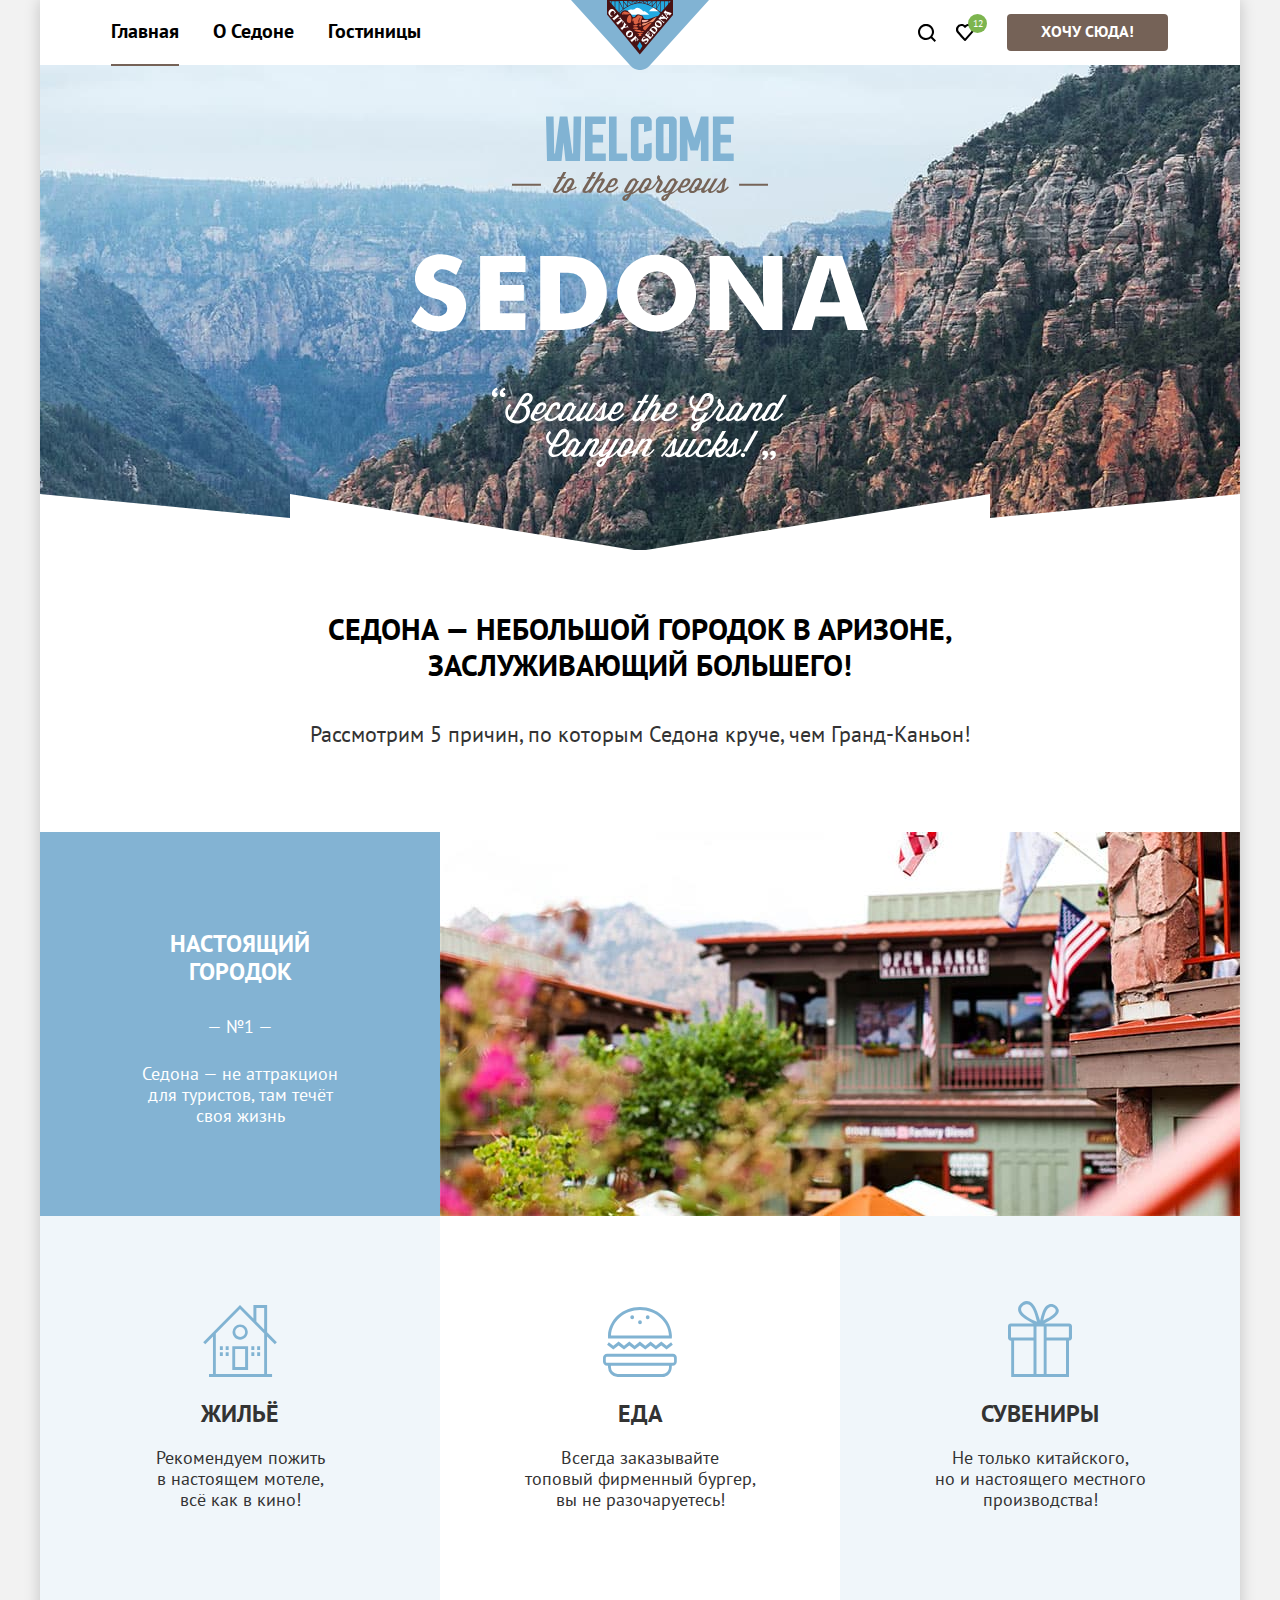
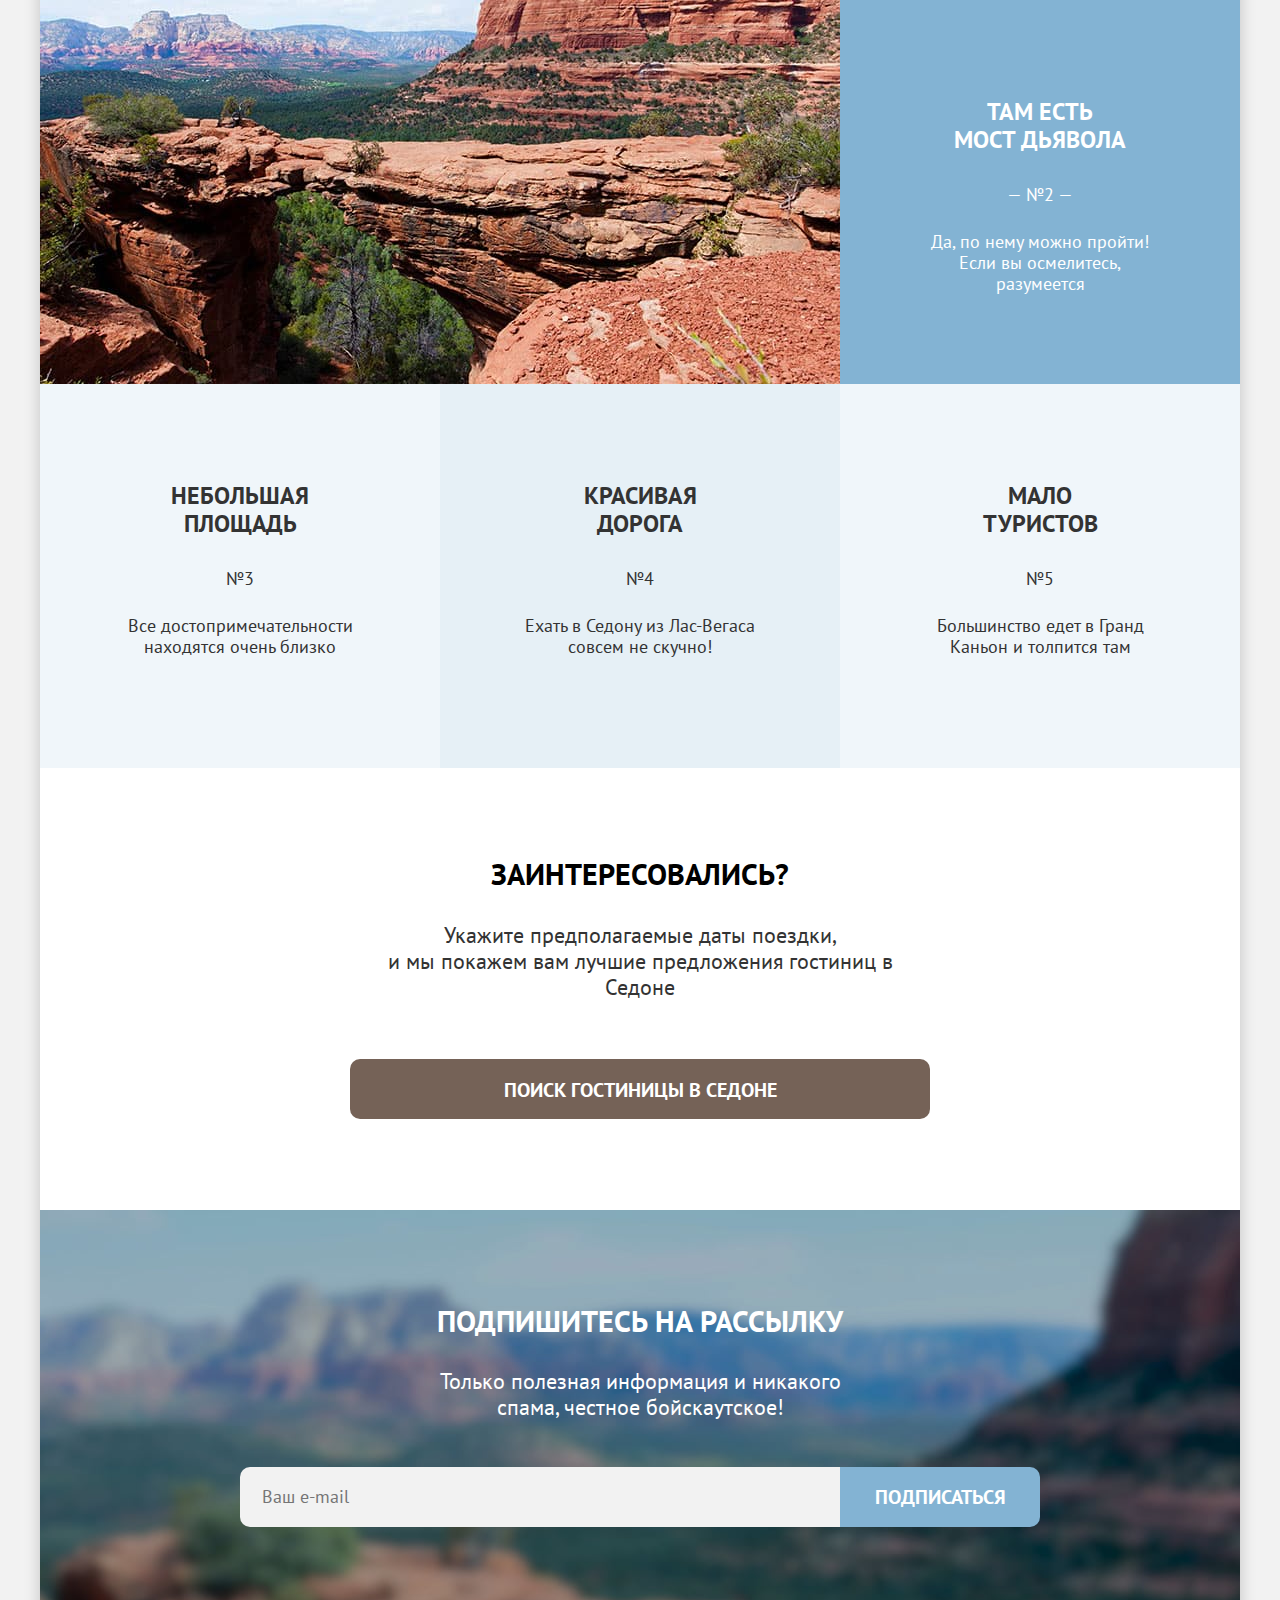
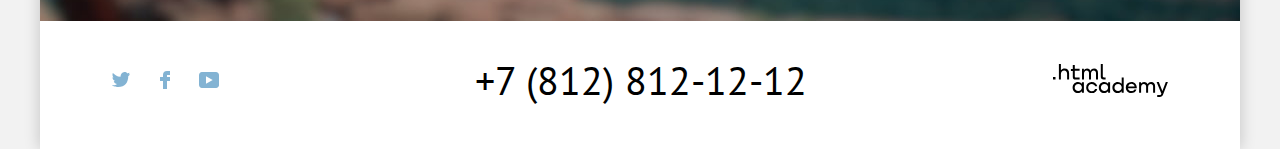
<file: index.html>
<!DOCTYPE html>
<html lang="ru">
	<head>
		<meta charset="utf-8">
		<link rel="stylesheet" href="css/style.css">
		<link rel="icon" type="image/png" sizes="32x32" href="favicon.png">
		<title>Седона</title>
	</head>
	<body>
		<div class="body-inner">
			<header class="main-header">
				<a class="logo-link"><img class="logo" src="image/svg/logo-sedona.svg" alt="Логотип Седона." width="138" height="70"></a>			
				<nav class="main-nav">
					<ul class="main-nav-list">
						<li class="main-nav-item">
							<a class="main-nav-link main-nav-link-active">Главная</a>
						</li>
						<li class="main-nav-item">
							<a class="main-nav-link" href="#">О Седоне</a>
						</li>
						<li class="main-nav-item">
							<a class="main-nav-link" href="catalog.html">Гостиницы</a>
						</li>
					</ul>
				</nav>
				<div class="user-tools">
					<a class="user-tools-item" href="#">
						<svg aria-hidden="true" focusable="false" width="18" height="18" xmlns="http://www.w3.org/2000/svg">
							<g clip-path="url(#a)"><path d="m18 16.5-3.7-3.7A8 8 0 0 0 8-.1C3.6-.1 0 3.6 0 8a8 8 0 0 0 12.9 6.3l3.7 3.7 1.4-1.5ZM8 14a6 6 0 0 1-6-6 6 6 0 0 1 6-6 6 6 0 0 1 6 6 6 6 0 0 1-6 6Z" /></g><defs><clipPath id="a"><path fill="#fff" d="M0 0h18v18H0z"/></clipPath></defs>
						</svg>
						<span class="visually-hidden">Поиск</span>
					</a>
					<div class="popover-wrapper">
						<a class="user-tools-item user-favourites" href="#">
							<svg aria-hidden="true" focusable="false" width="18" height="17" xmlns="http://www.w3.org/2000/svg">
								<path d="M8.9 17a.9.9 0 0 1-.8-.4c-5.4-6.1-6.7-7.5-7-7.9A5.4 5.4 0 0 1 5.5 0C6.8 0 8 .5 9 1.3a5.46 5.46 0 0 1 9 4.1c0 1.3-.5 2.5-1.3 3.4l-7 7.9c-.2.2-.4.3-.8.3Zm-6-9.5c.3.4 3.5 4 6.1 6.9l6.2-7c.5-.5.7-1.2.7-2 0-1.8-1.5-3.3-3.3-3.3-1 0-2 .5-2.7 1.3-.3.3-.6.4-.9.4-.3 0-.6-.2-.8-.4-.7-.8-1.7-1.3-2.7-1.3-1.8 0-3.3 1.5-3.3 3.3-.1.9.3 1.6.7 2.1-.1 0-.1 0 0 0Z"/>
							</svg>
							<span class="visually-hidden">Избранное:</span><div class="favourites-count">12</div>
						</a>
						<div class="popover popover-favourites">
							<ul class="popover-favourites-list">
								<li class="popover-favourites-item">
									<a class="popover-favourites-outline" href="#">
										<div class="popover-favourites-image">
											<img src="./image/content/small-desert-quail-inn.png" width="48" height="48" alt="Мотель Desert Quail Inn.">
										</div>
										<div class="popover-favourites-description">
											<h3>Desert Quail Inn</h3>
											<span>Мотель</span>
										</div>
									</a>
									<button class="popover-favourites-del" type="button">
										<span class="visually-hidden">Удалить из избранного</span>
									</button>
								</li>
								<li class="popover-favourites-item">
									<div class="popover-favourites-outline">
										<div class="popover-favourites-image">
											<a href="#">
												<img src="./image/content/small-villas-at-poco-diablo.png" width="48" height="48" alt="Мотель Desert Quail Inn.">
											</a>
										</div>
										<div class="popover-favourites-description">
											<h3><a href="#">Villas at Poco Diablo</a></h3>
											<span>Апартаменты</span>
										</div>
									</div>
									<button class="popover-favourites-del" type="button">
										<span class="visually-hidden">Удалить из избранного</span>
									</button>
								</li>
							</ul>
							<a class="popover-favourites-all" href="#">Все избранные</a>
						</div>
					</div>
					<a class="user-tools-item user-catalog" href="#">Хочу сюда!</a>
				</div>
			</header>
			<main class="main-container">
				<h1 class="visually-hidden">Добро пожаловать в Седону!</h1>
				<div class="promo">
					<figure>
						<img src="image/svg/promo-welcome.svg" width="458" height="352" alt="Добро пожаловать в Седону.">
					</figure>
				</div>
				<section class="features">
					<h2 class="visually-hidden">Особенности города</h2>
					<div class="features-inner">
						<b class="features-header">Седона — небольшой городок в Аризоне, заслуживающий большего!</b>
						<p class="features-description">Рассмотрим 5 причин, по которым Седона круче, чем Гранд-Каньон!</p>	
					</div>
					<ul class="features-list">
						<li class="features-item features-city">
							<div class="features-left-column">
								<h3>Настоящий городок</h3>
								<span>— №1 —</span>
								<p>Седона — не аттракцион для туристов, там течёт своя жизнь</p>
							</div>
							<div class="features-right-column">
								<img class="features-image" src="image/content/features-bg-1.jpg" width="800" height="384" alt="Фотография города.">
							</div>
						</li>
						<li class="features-item features-housing">
							<h3>Жильё</h3>						
							<p>Рекомендуем пожить в настоящем мотеле, всё как в кино!</p>
						</li>
						<li class="features-item features-food">
							<h3>Еда</h3>						
							<p>Всегда заказывайте <br> топовый фирменный бургер, вы не разочаруетесь!</p>
						</li>
						<li class="features-item features-souvenirs">
							<h3>Сувениры</h3>						
							<p>Не только китайского, <br> но и настоящего местного производства!</p>
						</li>
						<li class="features-item features-bridge">
							<div class="features-left-column">
								<h3>Там есть мост дьявола</h3>
								<span>— №2 —</span>
								<p>Да, по нему можно пройти! Если вы осмелитесь, разумеется</p>
							</div>
							<div class="features-right-column">
								<img class="features-image" src="image/content/features-bg-2.jpg" width="800" height="384" alt="Фотография Моста Дьявола.">
							</div>
						</li>
						<li class="features-item features-area">
							<h3>Небольшая площадь</h3>
							<span>№3</span>
							<p>Все достопримечательности находятся очень близко</p>
						</li>
						<li class="features-item features-road">
							<h3>Красивая дорога</h3>
							<span>№4</span>
							<p>Ехать в Седону из Лас-Вегаса совсем не скучно!</p>
						</li>
						<li class="features-item features-tourist">
							<h3>Мало туристов</h3>
							<span>№5</span>
							<p>Большинство едет в Гранд Каньон и толпится там</p>
						</li>					
					</ul>
				</section>
				<section class="hotel-search">
					<h2>Заинтересовались?</h2>
					<p>Укажите предполагаемые даты поездки, <br> и мы покажем вам лучшие предложения гостиниц в Седоне</p>
					<a class="hotel-search-btn" href="catalog.html">Поиск гостиницы в Седоне</a>
				</section>		
				<section class="subscribe">
					<h2>Подпишитесь на рассылку</h2>
					<p>Только полезная информация и никакого спама,	честное бойскаутское!</p>
					<form class="subscribe-form" action="https://echo.htmlacademy.ru" method="POST">
						<label class="visually-hidden" for="email">Введите свой e-mail:</label>
						<input class="subscribe-email" id="email" type="email" name="email" placeholder="Ваш e-mail" required>
						<button class="subscribe-submit" type="submit">Подписаться</button>
					</form>
				</section>	
			</main>
			<footer class="main-footer">				
				<ul class="social-list">
					<li class="social-item">
						<a class="social-link" href="https://twitter.com/htmlacademy_ru">
								<svg class="social-icon-tw" aria-hidden="true" focusable="false" width="18" height="15" xmlns="http://www.w3.org/2000/svg">
									<path d="M11.6.2c1.8-.5 3.2.3 3.8 1.2.7-.2 1.4-.5 2.1-.7 0 .9-.6 1.5-.9 1.8.7.1 1.4-.6 1.4-.6-.2 1-1.1 1.8-1.7 2C16.1 10.7 13 15.1 5.7 15h-.5c-.4 0-4.4-.5-5.2-1.9 2.4.2 4.1-.4 5-1.2-1-.3-2.9-.4-3.2-2.9.4.1.6.2 1.3.1C1.8 8.3.4 7.5.5 5.3c.3.3 1.1.5 1.4.5C1.1 5.6-.2 2.5.9.9c1.9 1.9 4 3.6 7.6 3.8C8.7 2.3 9.7.8 11.6.2Z"/>
								</svg>
							<span class="visually-hidden">Твиттер</span>
						</a>
					</li>
					<li class="social-item">
						<a class="social-link" href="https://www.facebook.com/htmlacademy">
							<svg class="social-icon-fb" aria-hidden="true" focusable="false" width="10" height="18" xmlns="http://www.w3.org/2000/svg">
								<path d="M7 0a4 4 0 0 0-4 4v2H0v4h3v8h4v-8h3V6H7V4h3V0H7Z"/>
							</svg>
							<span class="visually-hidden">Фейсбук</span>
						</a>
					</li>
					<li class="social-item">
						<a class="social-link" href="https://www.instagram.com/htmlacademy/">
							<svg class="social-icon-inst" aria-hidden="true" focusable="false" width="20" height="16" xmlns="http://www.w3.org/2000/svg">
								<path d="M17 0H2.9C1.2 0 0 1.5 0 3.2v9.5C0 14.5 1.2 16 2.9 16h14.3c1.5 0 2.9-1.5 2.9-3.2V3.2C19.9 1.5 18.7 0 17 0ZM7 11.8V4.2L13.7 8 7 11.8Z"/>
							</svg>
							<span class="visually-hidden">Инстаграм</span>
						</a>
					</li>
				</ul>			
				<a class="contact-phone" href="tel:+78128121212">+7 (812) 812-12-12</a>
				<a class="copyright" href="https://htmlacademy.ru/">
					<span class="visually-hidden">Логотип HTML Academy</span>
					<svg class="logo-academy" aria-hidden="true" focusable="false" width="115" height="33" xmlns="http://www.w3.org/2000/svg">
						<path d="M0 12.9v2.6h2.5v-2.6H0ZM11.6 4.5c-1.6 0-2.8.7-3.6 1.7h-.1V0h-2v15.5h2v-5.3c0-2.1 1.3-3.6 3.3-3.6 1.8 0 2.9 1.4 2.9 3.2v5.7h2V9.4c.1-3-1.8-4.9-4.5-4.9ZM26.6 4.8h-4.8V1.1h-2v3.8h-1.9v2h1.9v6c0 1.7 1 2.7 2.7 2.7h4.1v-2h-3.7c-.7 0-1.1-.4-1.1-1.1V6.8h4.8v-2ZM41.1 4.6c-1.6 0-2.9.8-3.5 2.1h-.1a3.7 3.7 0 0 0-3.4-2.1c-1.4 0-2.5.8-3.1 1.8h-.1V4.8H29v10.6h2V10c0-2 1-3.5 2.6-3.5 1.5 0 2.4 1 2.4 2.6v6.3h2V9.8c0-2.4 1.4-3.3 2.6-3.3 1.5 0 2.4 1 2.4 2.6v6.3h2V8.9c.1-2.5-1.4-4.3-3.9-4.3ZM47.8 12.7c0 1.7 1 2.7 2.8 2.7h2v-2h-1.7c-.7 0-1.1-.4-1.1-1.1V0h-2v12.7ZM28.9 19.7a4.9 4.9 0 0 0-3.9-1.8c-3.1 0-5.4 2.3-5.4 5.6s2.3 5.6 5.4 5.6c1.8 0 3-.8 3.8-1.9h.1v1.6h2V18.2h-2v1.5Zm-3.6 7.4a3.5 3.5 0 0 1-3.6-3.6c0-2 1.4-3.6 3.6-3.6s3.6 1.6 3.6 3.6c0 1.9-1.4 3.6-3.6 3.6ZM44.2 22c-.5-2.4-2.6-4.1-5.4-4.1a5.4 5.4 0 0 0-5.6 5.6c0 3.1 2.2 5.6 5.6 5.6 2.8 0 4.9-1.8 5.4-4.2h-2.1a3.4 3.4 0 0 1-3.3 2.3 3.5 3.5 0 0 1-3.6-3.6c0-2 1.4-3.6 3.6-3.6 1.6 0 2.8 1 3.3 2.2h2.1V22ZM55.1 19.7a4.9 4.9 0 0 0-3.9-1.8c-3.1 0-5.4 2.3-5.4 5.6s2.3 5.6 5.4 5.6c1.8 0 3-.8 3.8-1.9h.1v1.6h2V18.2h-2v1.5Zm-3.6 7.4a3.5 3.5 0 0 1-3.6-3.6c0-2 1.4-3.6 3.6-3.6s3.6 1.6 3.6 3.6c0 1.9-1.5 3.6-3.6 3.6ZM68.7 19.8a5 5 0 0 0-3.9-1.9c-3.1 0-5.4 2.3-5.4 5.6s2.2 5.6 5.4 5.6c1.7 0 3-.8 3.8-1.8h.1v1.5h2V13.4h-2v6.4Zm-3.6 7.3a3.5 3.5 0 0 1-3.6-3.6c0-2 1.4-3.6 3.6-3.6s3.6 1.6 3.6 3.6c-.1 2-1.5 3.6-3.6 3.6ZM78.3 17.9a5.4 5.4 0 0 0-5.5 5.6c0 3 2.1 5.6 5.5 5.6 2.5 0 4.5-1.3 5.2-3.6h-2.1c-.5 1-1.6 1.6-3 1.6-1.9 0-3.3-1.3-3.4-2.9h8.8c.2-3.6-2-6.3-5.5-6.3Zm0 1.9c1.7 0 3 1 3.3 2.6h-6.5a3.2 3.2 0 0 1 3.2-2.6ZM98.2 17.9a4 4 0 0 0-3.6 2h-.1c-.6-1.2-1.8-2-3.4-2-1.4 0-2.5.7-3.1 1.8v-1.5h-1.9v10.6h2v-5.4c0-2 1-3.4 2.6-3.5 1.5 0 2.4 1 2.4 2.6v6.3h2v-5.6c0-2.4 1.4-3.3 2.6-3.3 1.5 0 2.4 1 2.4 2.6v6.3h2v-6.5c.1-2.6-1.4-4.4-3.9-4.4ZM109.4 27l-3.6-8.9h-2.2l4.8 11.6c-.3.9-.7 1.2-1.7 1.2h-2.5v2h2.5c1.8 0 2.8-.8 3.5-2.6l4.7-12.2h-2.1l-3.4 8.9Z"/>
					</svg>
				</a>
			</footer>
		</div>
		<div class="modal-container">
			<div class="modal modal-hotel-search">
				<button class="modal-close-btn">
					<span class="visually-hidden">Закрыть</span>
				</button>
				<div class="modal-content">
					<h2>Поиск гостиницы в Седоне</h2>
					<form class="modal-form-search" action="https://echo.htmlacademy.ru" method="GET">
						<div class="modal-date-wrapper">
							<label for="date-in" class="modal-date">Дата заезда:</label>
							<div class="input-date-wrapper">
								<input id="date-in" class="modal-input-date" type="text" placeholder="Укажите дату" name="date-in" required>
								<button class="modal-calendar" type="button">
									<span class="visually-hidden">Открыть календарь</span>
								</button>
								<span class="modal-input-message message-error">Мы не можем отправить вас в прошлое.</span>
							</div>
						</div>
						<div class="modal-date-wrapper">
							<label for="date-out" class="modal-date">Дата выезда:</label>
							<div class="input-date-wrapper">
								<input id="date-out" class="modal-input-date" type="text" placeholder="Укажите дату" name="date-out" required>	
								<button class="modal-calendar" type="button">
									<span class="visually-hidden">Открыть календарь</span>
								</button>
								<span class="modal-input-message message-success">На эти даты есть свободные номера. Пока есть.</span>
							</div>
						</div>
						<div class="guests-wrapper">
							<div class="guests-inner">
								<label for="adult" class="modal-adult">Взрослые:</label>
								<div class="modal-input-guests">
									<button class="modal-btn-guests guests-deduct" type="button">
										<span class="visually-hidden">Убрать взрослого</span>
									</button>
									<button class="modal-btn-guests guests-add" type="button">
										<span class="visually-hidden">Добавить взрослого</span>
									</button>
									<input id="adult" class="modal-input-adult" type="number" name="adult" min="1" max="99" placeholder="1">
								</div>
							</div>
							<div class="guests-inner">
								<label for="child" class="modal-child">Дети:</label>
								<div class="modal-info-wrapper">
									<button class="modal-child-info" type="button">
										<span class="visually-hidden">Информация</span>
									</button>
									<div class="popover-child-info">
										<p>Укажите количество детей, которые будут с вами, возраст которых от 6 до 18 лет. Дети до 6 лет размещаются бесплатно.</p>
									</div>
								</div>
								<div class="modal-input-guests">
									<button class="modal-btn-guests guests-deduct" type="button">
										<span class="visually-hidden">Убрать ребёнка</span>
									</button>
									<button class="modal-btn-guests guests-add" type="button">
										<span class="visually-hidden">Добавить ребёнка</span>
									</button>									
									<input id="child" class="modal-input-child" type="number" name="child" min="0" max="99" placeholder="0">
								</div>
							</div>
						</div>						
						<button class="modal-search-btn" type="submit">Найти</button>
					</form>
				</div>
			</div>
		</div>
		<script src="modal.js"></script>
	</body>
</html>
</file>
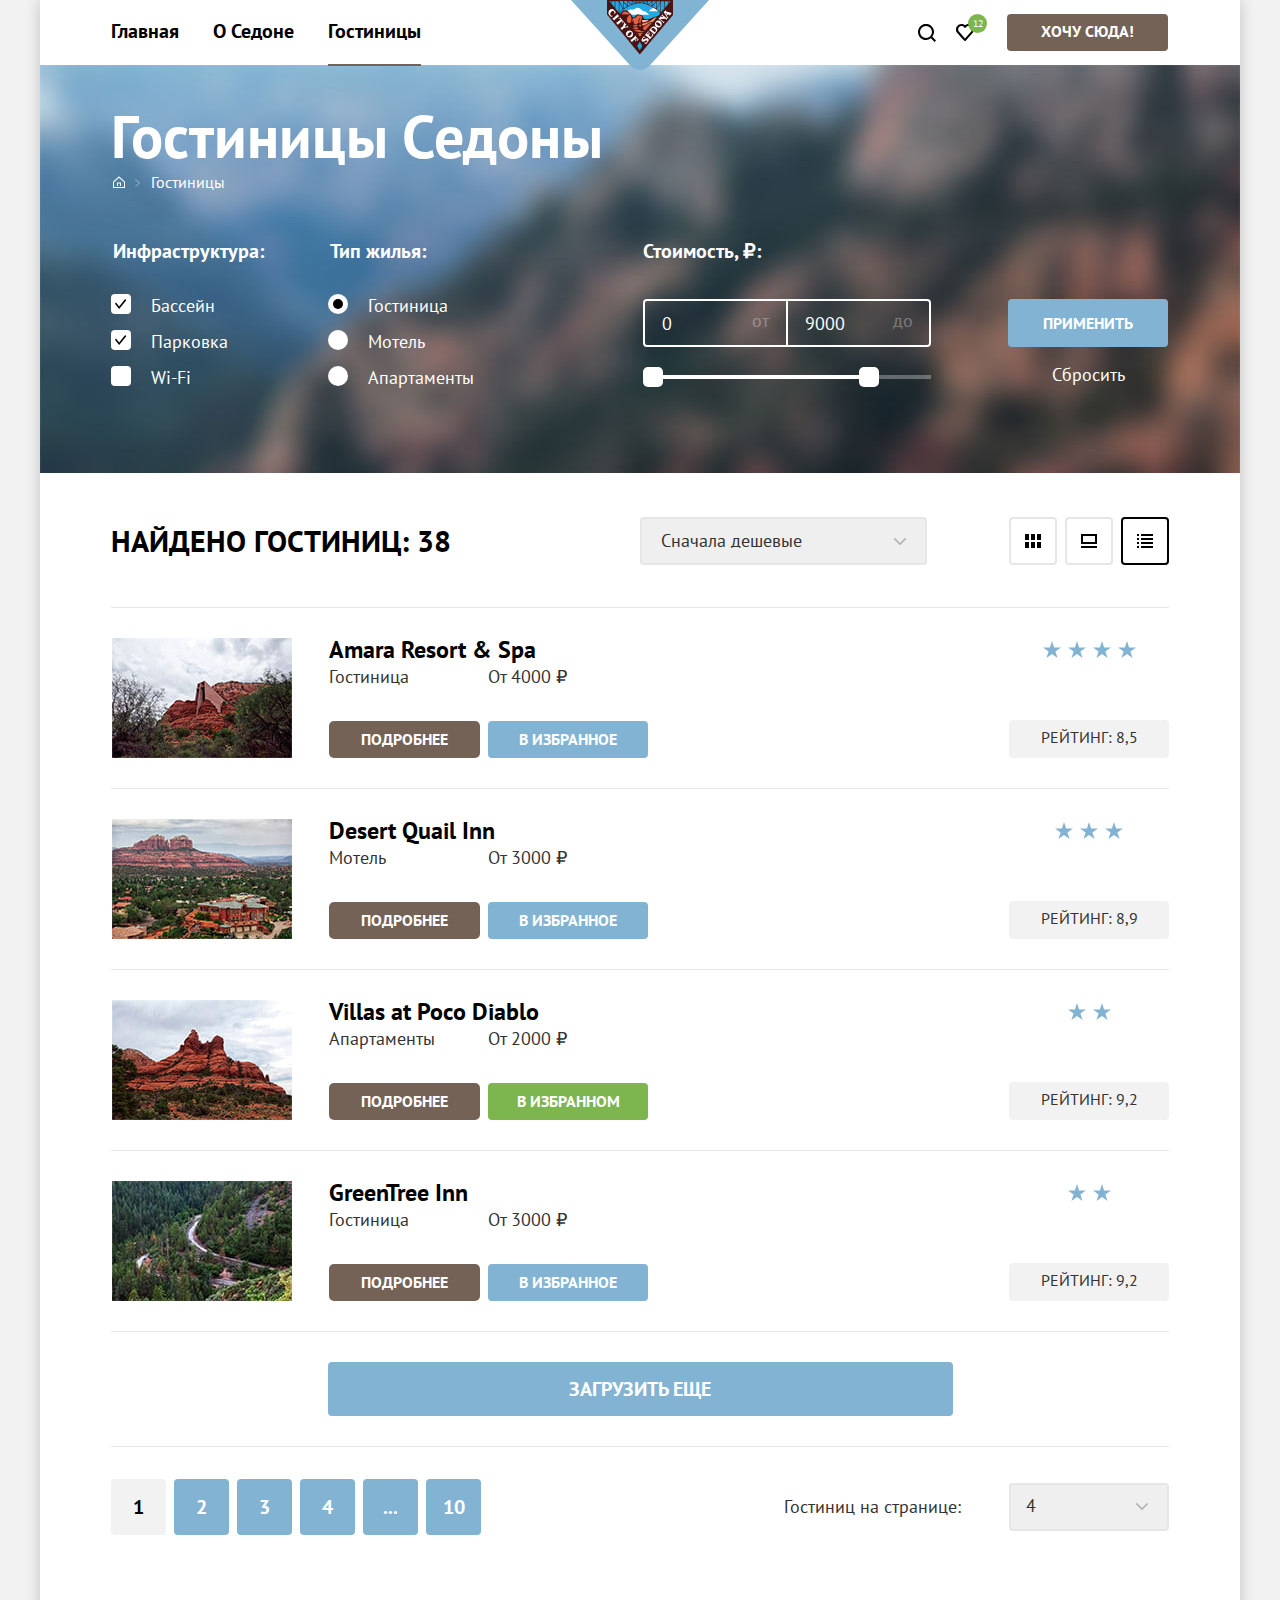
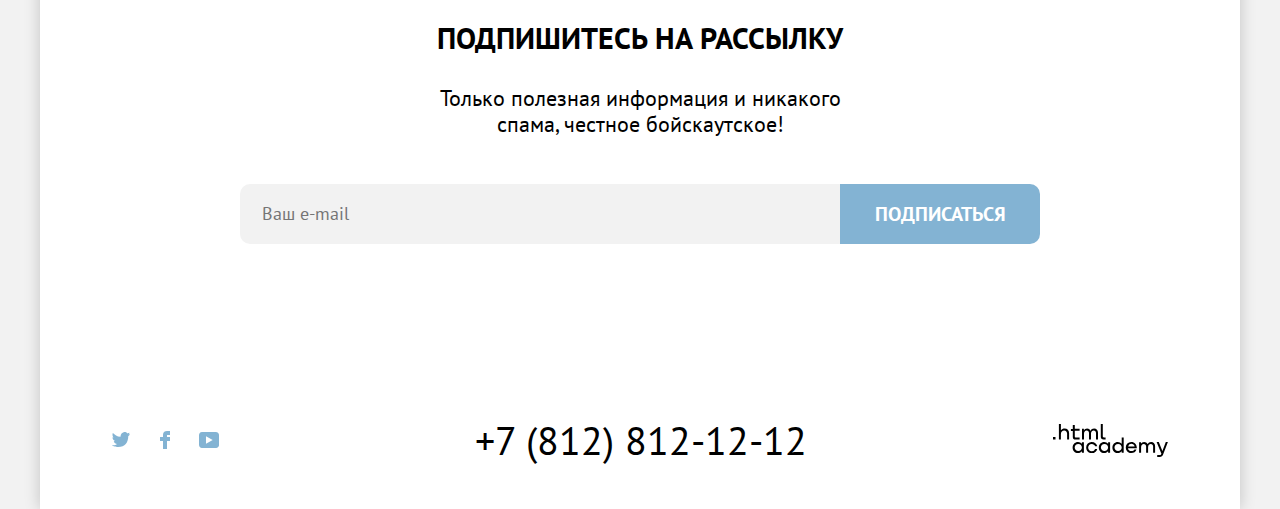
<file: catalog.html>
<!DOCTYPE html>
<html lang="ru">
	<head>
		<meta charset="utf-8">
        <link rel="stylesheet" href="css/style.css">
		<link rel="icon" type="image/png" sizes="32x32" href="favicon.png">
		<title>Гостиницы Седоны</title>
	</head>
	<body>
		<div class="body-inner">
			<header class="main-header">
				<a class="logo-link" href="./index.html"><img class="logo" src="image/svg/logo-sedona.svg" alt="Логотип Седона." width="138" height="70"></a>			
				<nav class="main-nav">
					<ul class="main-nav-list">
						<li class="main-nav-item">
							<a class="main-nav-link" href="index.html">Главная</a>
						</li>
						<li class="main-nav-item">
							<a class="main-nav-link" href="#">О Седоне</a>
						</li>
						<li class="main-nav-item">
							<a class="main-nav-link main-nav-link-active">Гостиницы</a>
						</li>
					</ul>
				</nav>
				<div class="user-tools">
					<a class="user-tools-item" href="#">
						<svg aria-hidden="true" focusable="false" width="18" height="18" xmlns="http://www.w3.org/2000/svg">
							<g clip-path="url(#a)"><path d="m18 16.5-3.7-3.7A8 8 0 0 0 8-.1C3.6-.1 0 3.6 0 8a8 8 0 0 0 12.9 6.3l3.7 3.7 1.4-1.5ZM8 14a6 6 0 0 1-6-6 6 6 0 0 1 6-6 6 6 0 0 1 6 6 6 6 0 0 1-6 6Z" /></g><defs><clipPath id="a"><path fill="#fff" d="M0 0h18v18H0z"/></clipPath></defs>
						</svg>
						<span class="visually-hidden">Поиск</span>
					</a>
					<div class="popover-wrapper">
						<a class="user-tools-item user-favourites" href="#">
							<svg aria-hidden="true" focusable="false" width="18" height="17" xmlns="http://www.w3.org/2000/svg">
								<path d="M8.9 17a.9.9 0 0 1-.8-.4c-5.4-6.1-6.7-7.5-7-7.9A5.4 5.4 0 0 1 5.5 0C6.8 0 8 .5 9 1.3a5.46 5.46 0 0 1 9 4.1c0 1.3-.5 2.5-1.3 3.4l-7 7.9c-.2.2-.4.3-.8.3Zm-6-9.5c.3.4 3.5 4 6.1 6.9l6.2-7c.5-.5.7-1.2.7-2 0-1.8-1.5-3.3-3.3-3.3-1 0-2 .5-2.7 1.3-.3.3-.6.4-.9.4-.3 0-.6-.2-.8-.4-.7-.8-1.7-1.3-2.7-1.3-1.8 0-3.3 1.5-3.3 3.3-.1.9.3 1.6.7 2.1-.1 0-.1 0 0 0Z"/>
							</svg>
							<span class="visually-hidden">Избранное:</span><div class="favourites-count">12</div>
						</a>
						<div class="popover popover-favourites">
							<ul class="popover-favourites-list">
								<li class="popover-favourites-item">
									<a class="popover-favourites-outline" href="#">
										<div class="popover-favourites-image">
											<img src="./image/content/small-desert-quail-inn.png" width="48" height="48" alt="Мотель Desert Quail Inn.">
										</div>
										<div class="popover-favourites-description">
											<h3>Desert Quail Inn</h3>
											<span>Мотель</span>
										</div>
									</a>
									<button class="popover-favourites-del" type="button">
										<span class="visually-hidden">Удалить из избранного</span>
									</button>
								</li>
								<li class="popover-favourites-item">
									<div class="popover-favourites-outline">
										<div class="popover-favourites-image">
											<a href="#">
												<img src="./image/content/small-villas-at-poco-diablo.png" width="48" height="48" alt="Мотель Desert Quail Inn.">
											</a>
										</div>
										<div class="popover-favourites-description">
											<h3><a href="#">Villas at Poco Diablo</a></h3>
											<span>Апартаменты</span>
										</div>
									</div>
									<button class="popover-favourites-del" type="button">
										<span class="visually-hidden">Удалить из избранного</span>
									</button>
								</li>
							</ul>
							<a class="popover-favourites-all" href="#">Все избранные</a>
						</div>
					</div>
					<a class="user-tools-item user-catalog" href="#">Хочу сюда!</a>
				</div>
			</header>
			<main  class="main-container">
				<div class="catalog-head-wrapper">
					<h1 class="catalog-header">Гостиницы Седоны</h1>
					<ul class="breadcrumbs-list">
						<li class="breadcrumbs-item"><a class="breadcrumbs-link breadcrumbs-home" href="index.html"><span class="visually-hidden">Главная</span></a></li>
						<li class="breadcrumbs-item"><a class="breadcrumbs-link">Гостиницы</a></li>
					</ul>
					<section class="filter">
						<h2 class="visually-hidden">Фильтры для поиска жилья</h2>
						<form class="filter-form" name="filter" action="https://echo.htmlacademy.ru" method="GET">
							<fieldset class="filter-fieldset filter-infrastructure">
								<legend>Инфраструктура:</legend>
								<label>
									<input type="checkbox" name="infrastructure" value="pool" checked>
									<span class="custom-check"></span>
									<span>Бассейн</span>
								</label>
								<label>
									<input type="checkbox" name="infrastructure" value="parking" checked>
									<span class="custom-check"></span>
									<span>Парковка</span>
								</label>
								<label>
									<input type="checkbox" name="infrastructure" value="wi-fi">
									<span class="custom-check"></span>
									<span>Wi-Fi</span>
								</label>
							</fieldset>
							<fieldset class="filter-fieldset filter-housing">
								<legend>Тип жилья:</legend>
								<label>
									<input type="radio" name="housing" value="hotel" checked>
									<span class="custom-radio"></span>
									<span>Гостиница</span>
								</label>
								<label>
									<input type="radio" name="housing" value="motel">
									<span class="custom-radio"></span>
									<span>Мотель</span>
								</label>
								<label>
									<input type="radio" name="housing" value="apartments">
									<span class="custom-radio"></span>
									<span>Апартаменты</span>
								</label>
							</fieldset>
							<fieldset class="filter-fieldset filter-cost">
								<legend>Стоимость, &#8381;:</legend>
								<div class="range">
									<div class="range-wrapper-input">
										<label>
											<span class="visually-hidden">Минимальная стоимость:</span>
											<input class="cost-input min-cost-input" type="number" name="min-cost" placeholder="от" value="0">
											<span class="cost-input-placeholder">от</span>
										</label>
										<label>
											<span class="visually-hidden">Максимальная стоимость:</span>
											<input class="cost-input max-cost-input" type="number" name="max-cost" placeholder="до" value="9000">
											<span class="cost-input-placeholder">до</span>
										</label>
									</div>
									<div class="range-scale">
										<div class="range-bar">
											<button class="cost-toggle min-cost-toggle" type="button">
												<span class="visually-hidden">Изменить минимальную стоимость.</span>
											</button>
											<button class="cost-toggle max-cost-toggle" type="button">
												<span class="visually-hidden">Изменить максимальную стоимость.</span>
											</button>
										</div>
									</div>

								</div>
							</fieldset>
							<div class="filter-fieldset filter-button-wrapper">
								<button class="filter-button filter-submit" type="submit">Применить</button>
								<button class="filter-button filter-reset" type="reset">Сбросить</button>
							</div>
						</form>
					</section>
				</div>
				<section class="result">
					<h2 class="visually-hidden">Результаты поиска</h2>
					<div class="sorting">
						<p>Найдено гостиниц: <span class="quantity">38</span></p>
						<form class="sort-list" action="https://echo.htmlacademy.ru" method="GET">
							<select class="select sorting-select" name="sort">
								<option value="low-cost">Сначала дешевые</option>
								<option value="costly">Сначала дорогие</option>
								<option value="high-rating">С высоким рейтингом</option>							
							</select>
							<div class="display-mode">
								<a class="display-mode-btn btn-view-line" href="#"><span class="visually-hidden">Вывести результат строкой</span></a>
								<a class="display-mode-btn btn-view-column" href="#"><span class="visually-hidden">Вывести результат в столбце</span></a>
								<a class="display-mode-btn btn-view-list display-mode-btn-active" href="#"><span class="visually-hidden">Вывести результат списком</span></a>
							</div>
						</form>
					</div>
					<div class="list-of-hotels">
						<h2 class="visually-hidden">Гостиницы по Вашим предпочтениям</h2>
						<article>
							<div class="image-column">
								<a href="#">
									<img src="./image/content/amara-resort-spa.jpg" width="180" height="120" alt="Гостиница Amara Resort & Spa.">
								</a>
							</div>
							<div class="description-column">
								<h3 class="hotel-name"><a href="#">Amara Resort & Spa</a></h3>
								<div class="hotels-column-wrapper">
									<div class="hotels-left-column">
										<span class="type">Гостиница</span>
										<a class="more-details" href="#">Подробнее</a>
									</div>
									<div class="hotels-right-column">
										<span class="cost">От 4000 &#8381;</span>
										<button class="hotels-favourites" type="button" name="add-to-favorites">В избранное</button>
									</div>
								</div>
							</div>
							<div class="rating-column">
								<div class="hotel-class hotel-class-4">
									<span class="visually-hidden">4-х звёздочный отель</span>
									<span class="star"></span>
									<span class="star"></span>
									<span class="star"></span>
									<span class="star"></span>
								</div>
								<span class="rating">Рейтинг: 8,5</span>
							</div>
						</article>
						<article>
							<div class="image-column">
								<a href="#">
									<img src="./image/content/desert-quail-inn.jpg" width="180" height="120" alt="Мотель Desert Quail Inn.">
								</a>
							</div>
							<div class="description-column">
								<h3 class="hotel-name"><a href="#">Desert Quail Inn</a></h3>
								<div class="hotels-column-wrapper">
									<div class="hotels-left-column">
										<span class="type">Мотель</span>
										<a class="more-details" href="#">Подробнее</a>
									</div>
									<div class="hotels-right-column">
										<span class="cost">От 3000 &#8381;</span>
										<button class="hotels-favourites" type="button" name="add-to-favorites">В избранное</button>
									</div>
								</div>							
							</div>
							<div class="rating-column">
								<div class="hotel-class hotel-class-3">
									<span class="visually-hidden">3-х звёздочный отель</span>
									<span class="star"></span>
									<span class="star"></span>
									<span class="star"></span>
								</div>
								<span class="rating">Рейтинг: 8,9</span>
							</div>
						</article>
						<article>
							<div class="image-column">
								<a href="#">
									<img src="./image/content/villas-at-poco-diablo.jpg" width="180" height="120" alt="Апартаменты Villas at Poco Diablo.">
								</a>
							</div>
							<div class="description-column">
								<h3 class="hotel-name"><a href="#">Villas at Poco Diablo</a></h3>
								<div class="hotels-column-wrapper">
									<div class="hotels-left-column">
										<span class="type">Апартаменты</span>
								<a class="more-details" href="#">Подробнее</a>
									</div>
									<div class="hotels-right-column">
										<span class="cost">От 2000 &#8381;</span>
										<button class="hotels-favourites hotels-favourites-add" type="button" name="add-to-favorites">В избранном</button>
									</div>
								</div>
							</div>
							<div class="rating-column">
								<div class="hotel-class hotel-class-2">
									<span class="visually-hidden">2-х звёздочный отель</span>
									<span class="star"></span>
									<span class="star"></span>
								</div>
								<span class="rating">Рейтинг: 9,2</span>
							</div>
						</article>
						<article>
							<div class="image-column">
								<a href="#">
									<img src="./image/content/greentree-inn.jpg" width="180" height="120" alt="Гостиница GreenTree Inn.">
								</a>
							</div>
							<div class="description-column">
								<h3 class="hotel-name"><a href="#">GreenTree Inn</a></h3>
								<div class="hotels-column-wrapper">
									<div class="hotels-left-column">
										<span class="type">Гостиница</span>
										<a class="more-details" href="#">Подробнее</a>
									</div>
									<div class="hotels-right-column">
										<span class="cost">От 3000 &#8381;</span>
										<button class="hotels-favourites" type="button" name="add-to-favorites">В избранное</button>
									</div>
								</div>
							</div>
							<div class="rating-column">
								<div class="hotel-class hotel-class-2">
									<span class="visually-hidden">2-х звёздочный отель</span>
									<span class="star"></span>
									<span class="star"></span>
								</div>
								<span class="rating">Рейтинг: 9,2</span>
							</div>
						</article>
						<div class="hotels-more-wrapper">
							<a class="hotels-more" href="#">Загрузить еще</a>
						</div>						
					</div>
					<div class="pagination-wrapper">
						<ul class="pagination-list">
							<li class="pagination-item"><a class="pagination-link pagination-link-current">1</a></li>
							<li class="pagination-item"><a class="pagination-link" href="#">2</a></li>
							<li class="pagination-item"><a class="pagination-link" href="#">3</a></li>
							<li class="pagination-item"><a class="pagination-link" href="#">4</a></li>
							<li class="pagination-item"><a class="pagination-link" href="#">...</a></li>
							<li class="pagination-item"><a class="pagination-link" href="#">10</a></li>
						</ul>
						<div class="quantity-hotels">
							<span>Гостиниц на странице:</span>
							<select class="select quantity-hotels-select" name="quantity-hotels">
								<option value="4">4</option>
								<option value="6">6</option>
								<option value="8">8</option>
							</select>
						</div>
					</div>
				</section>
				<section class="subscribe catalog-subscribe">
					<h2>Подпишитесь на рассылку</h2>
					<p>Только полезная информация и никакого спама,	честное бойскаутское!</p>
					<form class="subscribe-form" action="https://echo.htmlacademy.ru" method="POST">
						<label class="visually-hidden" for="email">Введите свой e-mail:</label>
						<input class="subscribe-email" id="email" type="email" name="email" placeholder="Ваш e-mail" required>
						<button class="subscribe-submit" type="submit">Подписаться</button>	
					</form>
				</section>
			</main>
			<footer class="main-footer">
				<ul class="social-list">
					<li class="social-item">
						<a class="social-link" href="https://twitter.com/htmlacademy_ru">
								<svg class="social-icon-tw" aria-hidden="true" focusable="false" width="18" height="15" xmlns="http://www.w3.org/2000/svg">
									<path d="M11.6.2c1.8-.5 3.2.3 3.8 1.2.7-.2 1.4-.5 2.1-.7 0 .9-.6 1.5-.9 1.8.7.1 1.4-.6 1.4-.6-.2 1-1.1 1.8-1.7 2C16.1 10.7 13 15.1 5.7 15h-.5c-.4 0-4.4-.5-5.2-1.9 2.4.2 4.1-.4 5-1.2-1-.3-2.9-.4-3.2-2.9.4.1.6.2 1.3.1C1.8 8.3.4 7.5.5 5.3c.3.3 1.1.5 1.4.5C1.1 5.6-.2 2.5.9.9c1.9 1.9 4 3.6 7.6 3.8C8.7 2.3 9.7.8 11.6.2Z"/>
								</svg>
							<span class="visually-hidden">Твиттер</span>
						</a>
					</li>
					<li class="social-item">
						<a class="social-link" href="https://www.facebook.com/htmlacademy">
							<svg class="social-icon-fb" aria-hidden="true" focusable="false" width="10" height="18" xmlns="http://www.w3.org/2000/svg">
								<path d="M7 0a4 4 0 0 0-4 4v2H0v4h3v8h4v-8h3V6H7V4h3V0H7Z"/>
							</svg>
							<span class="visually-hidden">Фейсбук</span>
						</a>
					</li>
					<li class="social-item">
						<a class="social-link" href="https://www.instagram.com/htmlacademy/">
							<svg class="social-icon-inst" aria-hidden="true" focusable="false" width="20" height="16" xmlns="http://www.w3.org/2000/svg">
								<path d="M17 0H2.9C1.2 0 0 1.5 0 3.2v9.5C0 14.5 1.2 16 2.9 16h14.3c1.5 0 2.9-1.5 2.9-3.2V3.2C19.9 1.5 18.7 0 17 0ZM7 11.8V4.2L13.7 8 7 11.8Z"/>
							</svg>
							<span class="visually-hidden">Инстаграм</span>
						</a>
					</li>
				</ul>			
				<a class="contact-phone" href="tel:+78128121212">+7 (812) 812-12-12</a>
				<a class="copyright" href="https://htmlacademy.ru/">
					<span class="visually-hidden">Логотип HTML Academy</span>
					<svg class="logo-academy" aria-hidden="true" focusable="false" width="115" height="33" xmlns="http://www.w3.org/2000/svg">
						<path d="M0 12.9v2.6h2.5v-2.6H0ZM11.6 4.5c-1.6 0-2.8.7-3.6 1.7h-.1V0h-2v15.5h2v-5.3c0-2.1 1.3-3.6 3.3-3.6 1.8 0 2.9 1.4 2.9 3.2v5.7h2V9.4c.1-3-1.8-4.9-4.5-4.9ZM26.6 4.8h-4.8V1.1h-2v3.8h-1.9v2h1.9v6c0 1.7 1 2.7 2.7 2.7h4.1v-2h-3.7c-.7 0-1.1-.4-1.1-1.1V6.8h4.8v-2ZM41.1 4.6c-1.6 0-2.9.8-3.5 2.1h-.1a3.7 3.7 0 0 0-3.4-2.1c-1.4 0-2.5.8-3.1 1.8h-.1V4.8H29v10.6h2V10c0-2 1-3.5 2.6-3.5 1.5 0 2.4 1 2.4 2.6v6.3h2V9.8c0-2.4 1.4-3.3 2.6-3.3 1.5 0 2.4 1 2.4 2.6v6.3h2V8.9c.1-2.5-1.4-4.3-3.9-4.3ZM47.8 12.7c0 1.7 1 2.7 2.8 2.7h2v-2h-1.7c-.7 0-1.1-.4-1.1-1.1V0h-2v12.7ZM28.9 19.7a4.9 4.9 0 0 0-3.9-1.8c-3.1 0-5.4 2.3-5.4 5.6s2.3 5.6 5.4 5.6c1.8 0 3-.8 3.8-1.9h.1v1.6h2V18.2h-2v1.5Zm-3.6 7.4a3.5 3.5 0 0 1-3.6-3.6c0-2 1.4-3.6 3.6-3.6s3.6 1.6 3.6 3.6c0 1.9-1.4 3.6-3.6 3.6ZM44.2 22c-.5-2.4-2.6-4.1-5.4-4.1a5.4 5.4 0 0 0-5.6 5.6c0 3.1 2.2 5.6 5.6 5.6 2.8 0 4.9-1.8 5.4-4.2h-2.1a3.4 3.4 0 0 1-3.3 2.3 3.5 3.5 0 0 1-3.6-3.6c0-2 1.4-3.6 3.6-3.6 1.6 0 2.8 1 3.3 2.2h2.1V22ZM55.1 19.7a4.9 4.9 0 0 0-3.9-1.8c-3.1 0-5.4 2.3-5.4 5.6s2.3 5.6 5.4 5.6c1.8 0 3-.8 3.8-1.9h.1v1.6h2V18.2h-2v1.5Zm-3.6 7.4a3.5 3.5 0 0 1-3.6-3.6c0-2 1.4-3.6 3.6-3.6s3.6 1.6 3.6 3.6c0 1.9-1.5 3.6-3.6 3.6ZM68.7 19.8a5 5 0 0 0-3.9-1.9c-3.1 0-5.4 2.3-5.4 5.6s2.2 5.6 5.4 5.6c1.7 0 3-.8 3.8-1.8h.1v1.5h2V13.4h-2v6.4Zm-3.6 7.3a3.5 3.5 0 0 1-3.6-3.6c0-2 1.4-3.6 3.6-3.6s3.6 1.6 3.6 3.6c-.1 2-1.5 3.6-3.6 3.6ZM78.3 17.9a5.4 5.4 0 0 0-5.5 5.6c0 3 2.1 5.6 5.5 5.6 2.5 0 4.5-1.3 5.2-3.6h-2.1c-.5 1-1.6 1.6-3 1.6-1.9 0-3.3-1.3-3.4-2.9h8.8c.2-3.6-2-6.3-5.5-6.3Zm0 1.9c1.7 0 3 1 3.3 2.6h-6.5a3.2 3.2 0 0 1 3.2-2.6ZM98.2 17.9a4 4 0 0 0-3.6 2h-.1c-.6-1.2-1.8-2-3.4-2-1.4 0-2.5.7-3.1 1.8v-1.5h-1.9v10.6h2v-5.4c0-2 1-3.4 2.6-3.5 1.5 0 2.4 1 2.4 2.6v6.3h2v-5.6c0-2.4 1.4-3.3 2.6-3.3 1.5 0 2.4 1 2.4 2.6v6.3h2v-6.5c.1-2.6-1.4-4.4-3.9-4.4ZM109.4 27l-3.6-8.9h-2.2l4.8 11.6c-.3.9-.7 1.2-1.7 1.2h-2.5v2h2.5c1.8 0 2.8-.8 3.5-2.6l4.7-12.2h-2.1l-3.4 8.9Z"/>
					</svg>
				</a>
			</footer>
		</div>
		<div class="modal-container">
			<div class="modal modal-hotel-search">
				<button class="modal-close-btn">
					<span class="visually-hidden">Закрыть</span>
				</button>
				<div class="modal-content">
					<h2>Поиск гостиницы в Седоне</h2>
					<form class="modal-form-search" action="https://echo.htmlacademy.ru" method="GET">
						<div class="modal-date-wrapper">
							<label for="date-in" class="modal-date">Дата заезда:</label>
							<div class="input-date-wrapper">
								<input id="date-in" class="modal-input-date" type="text" placeholder="Укажите дату" name="date-in" required>
								<button class="modal-calendar" type="button">
									<span class="visually-hidden">Открыть календарь</span>
								</button>
								<span class="modal-input-message message-error">Мы не можем отправить вас в прошлое.</span>
							</div>
						</div>
						<div class="modal-date-wrapper">
							<label for="date-out" class="modal-date">Дата выезда:</label>
							<div class="input-date-wrapper">
								<input id="date-out" class="modal-input-date" type="text" placeholder="Укажите дату" name="date-out" required>	
								<button class="modal-calendar" type="button">
									<span class="visually-hidden">Открыть календарь</span>
								</button>
								<span class="modal-input-message message-success">На эти даты есть свободные номера. Пока есть.</span>
							</div>
						</div>
						<div class="guests-wrapper">
							<div class="guests-inner">
								<label for="adult" class="modal-adult">Взрослые:</label>
								<div class="modal-input-guests">
									<button class="modal-btn-guests guests-deduct" type="button">
										<span class="visually-hidden">Убрать взрослого</span>
									</button>
									<button class="modal-btn-guests guests-add" type="button">
										<span class="visually-hidden">Добавить взрослого</span>
									</button>
									<input id="adult" class="modal-input-adult" type="number" name="adult" min="1" max="99" placeholder="1">
								</div>
							</div>
							<div class="guests-inner">
								<label for="child" class="modal-child">Дети:</label>
								<div class="modal-info-wrapper">
									<button class="modal-child-info" type="button">
										<span class="visually-hidden">Информация</span>
									</button>
									<div class="popover-child-info">
										<p>Укажите количество детей, которые будут с вами, возраст которых от 6 до 18 лет. Дети до 6 лет размещаются бесплатно.</p>
									</div>
								</div>
								<div class="modal-input-guests">
									<button class="modal-btn-guests guests-deduct" type="button">
										<span class="visually-hidden">Убрать ребёнка</span>
									</button>
									<button class="modal-btn-guests guests-add" type="button">
										<span class="visually-hidden">Добавить ребёнка</span>
									</button>									
									<input id="child" class="modal-input-child" type="number" name="child" min="0" max="99" placeholder="0">
								</div>
							</div>
						</div>						
						<button class="modal-search-btn" type="submit">Найти</button>
					</form>
				</div>
			</div>
		</div>
		<script src="modal.js"></script>
	</body>
</html>
</file>
<file: css/style.css>
@font-face {
  font-family: "PT Sans";
  src: url("../fonts/ptsans-400.woff2") format("woff2");
  font-style: normal;
  font-weight: 400;
  font-display: swap;
}

@font-face {
  font-family: "PT Sans";
  src: url("../fonts/ptsans-700.woff2") format("woff2");
  font-style: normal;
  font-weight: 700;
  font-display: swap;
}

.visually-hidden {
  position: absolute;
  width: 1px;
  height: 1px;
  margin: -1px;
  padding: 0;
  overflow: hidden;
  border: 0;
  clip: rect(0 0 0 0);
}

html {
  height: 100%;
}

body {
  margin: 0;  
  height: 100%;
  font-family: "PT Sans", sans-serif;
  font-size: 18px;
  line-height: 21px;
  background-color: #F2F2F2;
}

.body-inner {
  box-sizing: border-box;
  margin: 0 auto;
  display: flex;
  flex-direction: column;
  width: 1200px;
  min-height: 100%;
  background: #ffffff;
  box-shadow: 0px 0px 15px rgba(0, 0, 0, 0.2);
}

.main-container {
  flex-grow: 1;
}

/* Стили для .main-header */

.main-header {
  position: relative;
  display: flex;
  justify-content: space-between;
  padding-left: 54px;
  padding-right: 72px;
  background-color: #ffffff;
  color: #000000;
}

.logo-link {
  position: absolute;
  left: 50%;
  margin-left: -69px;
  z-index: 1;
}

.logo-link:focus {
  outline: 3px solid #83B3D3;
}

.main-nav-list {
  margin: 0;
  padding: 0;
  display: flex;
  flex-wrap: wrap;
  align-items: flex-start;
  width: 450px;
  list-style: none;
}

.main-nav-link {
  margin: 12px 5px;
  margin-bottom: 15px;
  padding: 6px 12px;
  position: relative;
  display: block;
  font-size: 20px;
  line-height: normal;
  font-weight: 700;
  text-decoration: none;
  color: #000000;
  border-radius: 10px;
}

.main-nav-link[href]:hover {
  color: #756257;
}

.main-nav-link[href]:focus {
  color: #756257;
  outline: 3px solid #83B3D3;
  outline-offset: -3px;
}

.main-nav-link[href]:active {
  outline: none;
  opacity: 0.3;
}

.main-nav-link-active::after {
  position: absolute;
  content: "";
  height: 2px;
  bottom: -16px;
  left: 12px;
  right: 12px;
  background-color: #756257;
  z-index: 1;
}

.user-tools {
  margin-left: auto;
  width: 450px;
  display: flex;
  flex-wrap: wrap;
  justify-content: flex-end;
  align-items: flex-start;
  font-size: 16px;
  line-height: 21px;
  font-weight: 700;
}

.user-tools-item {
  margin-top: 14px;
  margin-bottom: 13px;
  padding: 10px;
  display: block;
  text-decoration: none;
  border-radius: 10px;
  line-height: 0;
}

.user-tools-item svg {
  fill: #000000;
}

.user-tools-item:hover svg {
  fill: #756257;
}

.user-tools-item:focus {
  outline: 3px solid #83B3D3;
  outline-offset: -3px;
}

.user-tools-item:focus svg {
  fill: #756257;
}

.user-tools-item:active {
  outline: none;
}

.user-tools-item:active svg {
  opacity: 0.3;
}

.user-favourites {
  position: relative;
}

.user-favourites:active .favourites-count {
  color: rgba(255, 255, 255, 0.3);
}

.favourites-count {
  position: absolute;
  top: 0;
  right: -3px;
  width: 19px;
  padding-top: 3px;
  padding-bottom: 3px;
  font-size: 10px;
  line-height: 13px;
  font-weight: 400;
  color: #ffffff;
  background-color: #7DB54F;
  text-align: center;
  border-radius: 50%;
}

.user-catalog {
  margin-left: 23px;
  padding-top: 7px;
  padding-right: 34px;
  padding-bottom: 9px;
  padding-left: 34px;
  font-size: 16px;
  line-height: 21px;
  color: #ffffff;
  background-color: #756257;
  text-transform: uppercase;
  border-radius: 4px;
}

.user-catalog:hover {
  background-color: #615048;
}

.user-catalog:focus {
  outline-offset: 0;
}

.user-catalog:active {
  outline: none;
  color: rgba(255, 255, 255, 0.3);
}

/* Стили для .popover */

.popover-wrapper {
  position: relative;
}

.popover-wrapper:hover .popover {
  display: block;
}

.popover-favourites {
  box-sizing: border-box;
  position: absolute;
  display: flex;
  flex-direction: column;
  top: 62px;
  left: 50%;
  margin-left: -200px;
  width: 400px;
  color: #000000;
  background: #FFFFFF;
  border-radius: 20px;
  box-shadow: 0px 25px 50px rgba(0, 0, 0, 0.15);
  z-index: 1;
  display: none;
}

.popover-favourites::after {
  position: absolute;
  display: block;
  content: "";
  width: 20px;
  height: 9px;
  top: -8px;
  left: 50%;
  margin-left: -10px;
  background-image: url("../image/svg/popover-favourites-arrow.svg");
  background-repeat: no-repeat;
  background-size: 20px 9px;
  background-position: center;
}

.popover-favourites a {
  text-decoration: none;
  color: #000000;
}

.popover-favourites-list {
  margin: 0;
  padding: 25px 25px 0 25px;
  list-style: none;
  border-radius: 20px 20px 0 0;
  border: 1px solid #E6E6E6;
}

.popover-favourites-item {
  margin-bottom: 25px;
  display: flex;
  flex-wrap: nowrap;
  justify-content: space-between;
}

.popover-favourites-item:last-of-type {
  margin-bottom: 24px;
}

.popover-favourites-outline {
  display: flex;
  flex-wrap: nowrap;
  border-radius: 1px;
}

.popover-favourites-outline:hover {
  opacity: 0.6;
}

.popover-favourites-outline:focus-within {
  outline: 3px solid #83B3D3;
  outline-offset: 10px;
}

.popover-favourites-outline:active {
  opacity: 0.3;
}

.popover-favourites-image {
  width: 48px;
  height: 48px;
  border-radius: 50%;
  overflow: hidden;
}

.popover-favourites-description {
  margin-left: 17px;
  max-width: 244px;
}

.popover-favourites-description h3 {
  margin: 0;
  margin-top: 3px;
  font-weight: bold;
  font-size: 18px;
  line-height: 18px;
}

.popover-favourites-description a:focus {
  outline: none;
}

.popover-favourites-description span {
  font-weight: normal;
  font-size: 16px;
  line-height: 16px;
}

.popover-favourites-del {
  margin-top: 6px;
  width: 16px;
  height: 16px;
  border: none;
  background-color: transparent;
  background-image: url("../image/svg/delete.svg");
  background-repeat: no-repeat;
  background-size: 16px 16px;
  background-position: center;
  cursor: pointer;
  border-radius: 1px;
  opacity: 0.6;
}

.popover-favourites-del:hover {
  opacity: 1;
}

.popover-favourites-del:focus {
  outline: 3px solid #83B3D3;
  outline-offset: 5px;
  opacity: 1;
}

.popover-favourites-del:active {
  outline: none;
  opacity: 0.3;
}

.popover-favourites .popover-favourites-all {
  box-sizing: border-box;
  padding-top: 20px;
  padding-right: 20px;
  padding-bottom: 19px;
  padding-left: 20px;
  display: block;
  width: 100%;
  text-align: center;
  background-color: #756257;
  color: #FFFFFF;
  border: none;
  border-radius: 0px 0px 20px 20px;;
  font-weight: bold;
  font-size: 16px;
  line-height: 21px;
  text-transform: uppercase;
}

.popover-favourites-all:hover {
  background-color: #615048;
}

.popover-favourites-all:focus {
  background-color: #615048;
  outline: 3px solid #83B3D3;
  outline-offset: -3px;
}

.popover-favourites-all:active {
  background-color: #615048;
  outline: none;
  color: rgba(255, 255, 255, 0.3);
}

/* Стили для .promo */

.promo {
  position: relative;
  padding-top: 51px;
  padding-right: 50px; /* Цифра из головы для безопасного расстояния */
  padding-bottom: 82px;
  padding-left: 50px; /* Цифра из головы для безопасного расстояния */
  color: #ffffff;
  background-color: #30414a;
  background-image: url("../image/decorative/promo-bg.jpg");
  background-repeat: no-repeat;
  background-position: center;
  background-size: cover;
}

.promo::after {
  position: absolute;
  content: "";
  width: 100%;
  height: 57px;
  left: 0;
  bottom: -1px; /* Чтобы избавиться от просвета снизу при разных масштабах страницы */
  background-image: url("../image/svg/promo-decorative.svg");
  background-repeat: no-repeat;
}

.promo figure {
  margin: 0 auto;
  width: 458px;
  height: 352px;
  overflow: hidden;
}

/* Стили для .features */

.features {
  padding-top: 61px;
}

.features-inner {
  padding-right: 240px;
  padding-left: 240px;
}

.features-header {
  margin-bottom: 33px;
  display: block;
  font-size: 30px;
  line-height: 36px;
  font-weight: bold;
  text-align: center;
  text-transform: uppercase;
}

.features-description {  
  margin-bottom: 80px;
  font-size: 22px;
  line-height: 36px;
  text-align: center;
  color: #333333;
}

.features-list {
  margin: 0;
  padding: 0;
  display: grid;
  grid-template-columns: 400px 400px 400px;
  list-style: none;
  font-size: 18px;
  line-height: 21px;
  text-align: center;
}

.features-item {
  padding-top: 98px;
  padding-right: 75px;
  padding-bottom: 111px;
  padding-left: 75px;
  color: #333333;
  word-wrap: break-word;
}

.features-item h3 {
  margin: 0;
  padding-left: 35px;
  padding-right: 35px;
  font-weight: bold;
  font-size: 24px;
  line-height: 28px;
  text-transform: uppercase;
}

.features-item span {
  display: block;
  margin-top: 30px;
}

.features-item p {
  margin: 0;
  margin-top: 26px;
}

.features-city,
.features-bridge {
  grid-column: 1 / -1;
  padding: 0;
  display: flex;
  width: 100%;
  color: #ffffff;
  background-color: #83B3D3;
}

.features-left-column {
  padding-top: 98px;
  padding-right: 90px;
  padding-bottom: 65px;
  padding-left: 90px;
  width: 220px;
}

.features-left-column h3 {
  /* Это для того, чтобы избавиться от лишних <br> в разметке */
  padding-left: 24px;
  padding-right: 24px;
}

.features-right-column {
  width: 800px;
}

.features-image {
  display: block;
}

.features-bridge .features-left-column {
  order: 1;
}

.features-housing,
.features-souvenirs,
.features-area,
.features-tourist {
  background: rgba(131, 179, 211, 0.12);
}

.features-road {
  background-color: rgba(131, 179, 211, 0.2);;
}

.features-housing,
.features-food,
.features-souvenirs {
  padding-top: 98px;
  padding-bottom: 90px;
}

.features-housing {
  /* Это для того, чтобы избавиться от лишних <br> в разметке */
  padding-right: 114px;
  padding-left: 114px;
}

.features-housing h3,
.features-food h3,
.features-souvenirs h3 {
  position: relative;
  padding-top: 86px;
}

.features-housing h3::before,
.features-food h3::before,
.features-souvenirs h3::before {
  position: absolute;
  content: "";
  display: block;
  left: 50%;
  background-repeat: no-repeat;
}

.features-housing h3::before {
  margin-left: -37px;
  top: -9px;
  width: 74px;
  height: 72px;
  background-image: url("../image/svg/features-home.svg");
  background-size: 74px 72px;
}

.features-food h3::before {
  margin-left: -37px;
  top: -7px;
  width: 74px;
  height: 70px;
  background-image: url("../image/svg/features-food.svg");
  background-size: 74px 70px;
}

.features-souvenirs h3::before {
  margin-left: -32px;
  top: -13px;
  width: 64px;
  height: 76px;
  background-image: url("../image/svg/features-souvenirs.svg");
  background-size: 64px 76px;
}

.features-housing p,
.features-food p,
.features-souvenirs p {
  margin-top: 19px;
}

/* Стили для .hotel-search */

.hotel-search {
  padding-top: 88px;
  padding-right: 310px;
  padding-bottom: 91px;
  padding-left: 310px;
  text-align: center;
  word-wrap: break-word;
}

.hotel-search h2 {
  margin: 0;
  margin-bottom: 30px;
  font-weight: bold;
  font-size: 30px;
  line-height: 36px;
  text-transform: uppercase;
}

.hotel-search p {
  margin: 0;
  margin-bottom: 59px;
  font-size: 22px;
  line-height: 26px;
  color: #333333;
}

.hotel-search-btn {
  display: block;
  padding-top: 13px;
  padding-bottom: 11px;
  width: 100%;
  font-weight: bold;
  font-size: 20px;
  line-height: 36px;
  text-transform: uppercase;
  color: #ffffff;
  text-decoration: none;
  background-color: #756257;
  border-radius: 10px;
}

.hotel-search-btn:hover {
  background-color: #615048;
}

.hotel-search-btn:focus {
  outline: 3px solid #83B3D3;
  outline-offset: -3px;
}

.hotel-search-btn:active {
  outline: none;
  color: rgba(255, 255, 255, 0.3);
}

/* Стили для .subscribe */

.subscribe {
  padding-top: 68px;
  padding-right: 200px;
  padding-bottom: 94px;
  padding-left: 200px;
  color: #ffffff;
  background-color: #7f6661;
  background-image: url("../image/decorative/subscribe-bg.jpg");
  background-repeat: no-repeat;
  background-position: center;
  background-size: cover;
  text-align: center;
  word-wrap: break-word;
}

.subscribe h2 {
  margin-bottom: 29px;
  font-weight: bold;
  font-size: 30px;
  line-height: 36px;
  text-transform: uppercase;
}

.subscribe p {
  margin: 0;
  margin-bottom: 47px;
  padding-right: 166px;
  padding-left: 166px;
  font-size: 22px;
  line-height: 26px;
}

.subscribe-form {
  display: flex;
  flex-wrap: nowrap;
}

.subscribe-email {
  padding-left: 22px;
  flex-grow: 1;
  background: #F2F2F2;
  font-family: "PT Sans", sans-serif;
  font-size: 18px;
  line-height: 26px;
  align-items: center;
  color: #000000;
  border: none;
  border-radius: 10px 0px 0px 10px;
}

.subscribe-email:hover {
  background-color: #E6E6E6;
}

.subscribe-email:focus {
  outline: 3px solid #83B3D3;
  background-color: #E6E6E6;
}

.subscribe-email:not(:placeholder-shown) {
  outline: 2px solid #000000;
  outline-offset: -2px;
  background-color: #FFFFFF;
}

.subscribe-email.email-error {
  outline: 2px solid #FF5757;
  outline-offset: -2px;
  background-color: #FFFFFF;
}

.subscribe-submit {
  padding-top: 17px;
  padding-right: 34px;
  padding-bottom: 17px;
  padding-left: 34px;
  flex-basis: 200px;
  font-family: "PT Sans", sans-serif;
  font-weight: bold;
  font-size: 20px;
  line-height: 26px;
  text-align: center;
  text-transform: uppercase;
  color: #ffffff;
  background-color: #83B3D3;
  border: none;
  border-radius: 0px 10px 10px 0px;
  cursor: pointer;
}

.subscribe-submit:hover {
  background-color: #68A2CA;
}

.subscribe-submit:focus {
  outline: 3px solid #756257;
}

.subscribe-submit:active {
  outline: none;
  color: rgba(255, 255, 255, 0.3);
}

/* Переопределение стилей для .catalog-subscribe */

.catalog-subscribe {
  padding-top: 61px;
  padding-bottom: 137px;
  background: none;
  color: #000000;
}

/* Стили для .main-footer */

.main-footer {
  padding-top: 21px;
  padding-right: 50px;
  padding-bottom: 30px;
  padding-left: 61px;
  display: flex;
  justify-content: space-between;
  align-items: center;
}

.social-list {
  margin: 0;
  margin-top: 3px;
  padding: 0;
  width: 128px;
  display: flex;
  flex-wrap: wrap;
  list-style: none;
}

.social-item {
  margin-right: 4px;
  margin-bottom: 4px;
}

.social-item:nth-child(3n) {
  margin-right: 0;
}

.social-link {
  display: block;
  width: 40px;
  height: 40px;
  text-align: center;
  border-radius: 10px;
}

.social-link svg {
  fill: #83B3D3;
}

.social-link:hover svg {
  fill: #68A2CA;
}

.social-link:focus {
  outline: 3px solid #83B3D3;
  outline-offset: -3px;
}

.social-link:active {
  outline: none;
}

.social-link:active svg {
  opacity: 0.3;
}

.social-icon-tw {
  margin-top: 12px;
  width: 18px;
  height: 15px;
}

.social-icon-fb {
  margin-top: 11px;
  width: 10px;
  height: 18px;
}

.social-icon-inst {
  margin-top: 12px;
  width: 20px;
  height: 16px;
}

.social-item:last-of-type {
  margin-right: 0;
}

.contact-phone {
  margin: 0 auto;
  margin-left: 231px;
  padding: 15px;
  text-decoration: none;
  font-size: 40px;
  line-height: 40px;
  text-align: center;
  text-transform: uppercase;
  color: #000000;
  border-radius: 10px;
}

.contact-phone:hover {
  color: #756257;
}

.contact-phone:focus {
  color: #756257;
  outline: 3px solid #83B3D3;
}

.contact-phone:active {
  color: #756257;
  outline: none;
  opacity: 0.3;
}

.copyright {
  margin-top: 4px;
  padding: 18px 22px;
  border-radius: 10px;
}

.logo-academy {
  fill: #000000;
}

.copyright:hover .logo-academy {
  fill: #756257;
}

.copyright:focus {
  outline: 3px solid #83B3D3;
}

.copyright:focus .logo-academy {
  fill: #756257;
}

.copyright:active {
  opacity: 0.3;
  outline: none;
}

/* Стили для catalog.html */

.catalog-head-wrapper {
  padding-top: 32px;
  padding-right: 71px;
  padding-bottom: 84px;
  padding-left: 71px;
  background-color: #6b6a73;
  color: #ffffff;
  background-image: url("../image/decorative/catalog-bg.jpg");
  background-repeat: no-repeat;  
  background-size: cover;
  background-position: center;
}

.catalog-header {
  margin: 0;
  font-weight: bold;
  font-size: 60px;
  line-height: 78px;
}

/* Стили для .breadcrumbs */

.breadcrumbs-list {
  margin: 0;
  margin-top: -4px;
  margin-left: -6px;
  padding: 0;
  display: flex;
  flex-wrap: wrap;
  list-style: none;
}

.breadcrumbs-item {
  position: relative;
  padding-right: 10px;
}

.breadcrumbs-item:not(:last-of-type)::after {
  position: absolute;
  content: "";
  width: 5px;
  height: 8px;
  top: 8px;
  right: 3px;  
  background-image: url("../image/svg/breadcrumbs-arrow.svg");
  background-repeat: no-repeat;
  background-position: center;
  background-size: 5px 8px;
  opacity: 0.3;
}

.breadcrumbs-link {
  padding: 3px 8px;
  text-decoration: none;
  font-size: 16px;
  line-height: 21px;
  color: #ffffff;
  border-radius: 4px;
}

.breadcrumbs-link[href]:hover {
  opacity: 0.6;
}

.breadcrumbs-link[href]:focus {
  outline: 3px solid #83B3D3;
  outline-offset: -3px;
}

.breadcrumbs-home {
  position: relative;
  padding-left: 20px;
}

.breadcrumbs-home::before {
  position: absolute;
  content: "";
  width: 28px;
  height: 27px;
  top: -1px;
  left: 0;
  background-image: url("../image/svg/breadcrumbs-home.svg");
  background-repeat: no-repeat;
  background-position: center;
  background-size: 12px 12px;
  border-radius: 4px;
}

/* Стили для .filter */

.filter {
  padding-top: 45px;
}

.filter-form {
  display: flex;
  flex-wrap: wrap;
}

.filter-fieldset  {
  margin: 0;
  padding: 0;
  display: flex;
  flex-direction: column;
  border: none;
  font-size: 18px;
  line-height: 23px;
}

.filter-form legend {
  margin-bottom: 30px;
  font-weight: bold;
  font-size: 20px;
  line-height: 26px;
}

.filter-infrastructure {
  width: 150px;
}

.filter-housing {
  margin-left: 62px;
  width: 145px;
}

.range-wrapper-input {
  display: flex;
  flex-wrap: nowrap;
  margin-bottom: 32px;
}

.range {
  margin-top: 5px;
  margin-left: 2px;
}

.cost-input {
  box-sizing: border-box;
  padding-left: 17px;
  width: 144px;
  height: 48px;
  font-family: "PT Sans", sans-serif;
  font-size: 18px;
  line-height: 23px;
  color: #FFFFFF;
  background-color: transparent;
  border: 2px solid #FFFFFF;
}

.cost-input:hover {
  border-color: rgba(255, 255, 255, 0.6);
}

.cost-input:focus {
  outline: 2px solid #81B3D2;
  box-shadow: inset 0px 0px 0px 2px #81B3D2;
  z-index: 1;
}

.cost-input:active {
  outline: none;
  box-shadow: none;
  background-color: #756257;
}

.cost-input:disabled {
  opacity: 0.6;
  border-color: #FFFFFF;
}

.range label {
  position: relative; 
}

.cost-input-placeholder {
  position: absolute;
  top: 10px;
  right: 18px;
  font-size: 18px;
  line-height: 23px;
  text-align: right;
  color: #FFFFFF;
  opacity: 0.3;
}

.min-cost-input {
  border-right-width: 1px;
  border-radius: 4px 0 0 4px;
}

.max-cost-input {
  border-left-width: 1px;
  border-radius: 0 4px 4px 0;
}

.cost-input::placeholder {
  visibility: hidden;
}

.range-scale {
  position: relative;
  margin-top: -4px;
  height: 4px;
  background-color: rgba(255, 255, 255, 0.3);;
}

.range-bar {
  position: absolute;
  width: 236px;
  height: 4px;
  background-color: #FFFFFF;
}

.cost-toggle {
  position: absolute;
  top: -8px;
  width: 20px;
  height: 20px;
  background-color: #FFFFFF;
  border: none;
  border-radius: 5px;
  cursor: pointer;
}

.cost-toggle:hover {
  box-shadow: 0px 4px 10px rgba(0, 0, 0, 0.25);
}

.cost-toggle:focus {
  outline: 3px solid #83B3D3;
}

.cost-toggle:active {
  outline: 2px solid #83B3D3;
}

.cost-toggle:disabled {
  background-color: #a9a9a9;
}

.min-cost-toggle {
  left: 0;
}

.max-cost-toggle {
  right: 0;
}

.filter-cost {
  margin-left: 167px;
  width: 287px;
}

/* Замена стандартных check и radio */

.filter-infrastructure label, 
.filter-housing label {
  padding-left: 40px;
  margin-bottom: 13px;
}

.filter-infrastructure label:last-of-type, 
.filter-housing label:last-of-type {
  margin-bottom: 0;
}

.filter-infrastructure input, 
.filter-housing input {
  position: absolute;
  -webkit-appearance: none;
  -moz-appearance: none;
  appearance: none;
}

.custom-check,
.custom-radio {
  position: absolute;
  margin-left: -40px;
  width: 20px;
  height: 20px;
  cursor: pointer;
}

.custom-check {
  background-color: #ffffff;
  border-radius: 4px;
}

.custom-check:hover,
.custom-radio:hover {
  opacity: 0.6;
}

.custom-check:active,
.custom-radio:active {
  opacity: 0.3;
}

.custom-radio {
  background-color: #ffffff;
  border-radius: 50%;
}

.filter-infrastructure input:checked + .custom-check {
  background-image: url("../image/svg/check.svg");
  background-repeat: no-repeat;
  background-size: 12px 10px;
  background-position: center;
}

.filter-housing input:checked + .custom-radio {
  background-image: url("../image/svg/radio.svg");
  background-repeat: no-repeat;
  background-size: 10px 10px;
  background-position: center;
}

.filter-infrastructure input:focus + .custom-check,
.filter-housing input:focus + .custom-radio {
  opacity: 0.6;
  outline: 3px solid #83B3D3;
}

.filter-infrastructure input:disabled + .custom-check,
.filter-housing input:disabled + .custom-radio {
  opacity: 0.6;
}

.filter-button-wrapper {
  margin-left: auto;
  margin-right: 1px;
  width: 160px;
  display: flex;
  flex-direction: column;
  justify-content: flex-end;
  align-items: center;
}

.filter-submit {
  box-sizing: border-box;
  margin-bottom: 13px;
  padding: 13px 34px;
  width: 160px;
  min-height: 48px;
  font-family: "PT Sans", sans-serif;
  font-weight: bold;
  font-size: 16px;
  text-transform: uppercase;
  color: #ffffff;
  background-color: #83B3D3;
  border: none;
  border-radius: 4px;
  cursor: pointer;
  word-wrap: break-word;
}

.filter-submit:hover {
  background-color: #68A2CA;
}

.filter-submit:focus {
  outline: 3px solid #FFFFFF;
}

.filter-submit:active {
  outline: none;
  color: rgba(255, 255, 255, 0.3);
}

.filter-reset {
  padding: 0;
  width: 97px;
  min-height: 29px;
  background-color: transparent;
  font-family: "PT Sans", sans-serif;
  font-size: 18px;
  line-height: 23px;
  color: #ffffff;
  border: none;
  cursor: pointer;
  border-radius: 4px;
  word-wrap: break-word;
}

.filter-reset:hover {
  opacity: 0.6;
}

.filter-reset:focus {
  outline: 3px solid #83B3D3;
}

.filter-reset:active {
  outline: none;
  opacity: 0.3;
}

/* Стили для .result */

.result {
  padding-top: 44px;
  padding-right: 71px;
  padding-left: 71px;
}

.sorting {
  padding-bottom: 42px;
  display: flex;
  justify-content: space-between;
}

.sorting p {
  margin: 0;
  margin-top: 4px;
  font-weight: bold;
  font-size: 30px;
  line-height: 39px;
  text-transform: uppercase;
}

.sort-list {
  display: flex;
}

.select {
  box-sizing: border-box;
  height: 48px;
  appearance: none;
  background-image: url("../image/svg/expand.svg");
  background-repeat: no-repeat;
  background-position: right 19px center; 
  border: 2px solid #E6E6E6;
  border-radius: 4px;
  font-family: "PT Sans", sans-serif;
  font-size: 18px;
  line-height: 23px;
  color: #333333;
}

.select:hover,
.select:focus {
  outline: none;
  border-color: #83B3D3;
}

.select:active {
  border-color: #E6E6E6;
  color: #E6E6E6;
}

.sorting-select {
  padding-top: 10px;
  padding-right: 20px;
  padding-bottom: 15px;
  padding-left: 19px;
  width: 287px;
}

.display-mode {
  margin-left: 82px;
  display: flex;  
}

.display-mode-btn {
  margin-right: 8px;
  display: block;
  width: 44px;
  height: 44px;
  border: 2px solid #E6E6E6;
  border-radius: 4px;
}

.display-mode-btn:last-of-type {
  margin-right: 0;
}

.display-mode-btn:hover,
.display-mode-btn:focus {
  outline: none;
  border-color: #83B3D3;
}

.display-mode-btn-active {
  border-color: #000000;
}

.btn-view-line {
  background-image: url("../image/svg/pages-line.svg");
  background-repeat: no-repeat;
  background-position: center;
  background-size: 16px 14px;
}

.btn-view-column {
  background-image: url("../image/svg/pages-column.svg");
  background-repeat: no-repeat;
  background-position: center;
  background-size: 16px 14px;
}

.btn-view-list {
  background-image: url("../image/svg/pages-list.svg");
  background-repeat: no-repeat;
  background-position: center;
  background-size: 16px 14px;
}

/* Стили для .list-of-hotels */

.list-of-hotels article {
  padding-top: 26px;
  padding-bottom: 30px;
  display: flex;
  font-size: 18px;
  line-height: 23px;
  color: #333333;
  border-top: 1px solid #E6E6E6;
}

.image-column {
  margin-left: 1px;
  margin-top: 4px;
  width: 180px;
  height: 120px;
}

.image-column:hover {
  opacity: 0.6;
}

.image-column:focus-within {
  outline: 3px solid #83B3D3;
}

.image-column:active {
  opacity: 0.3;
}

.image-column a {
  display: block;
  width: 180px;
  height: 120px;
}

.description-column {
  margin-left: 37px;
  width: 625px;
}

.hotel-name {
  margin: 0;
  font-weight: bold;
  font-size: 24px;
  line-height: 31px;
  color: #000000;
}

.hotel-name a {
  position: relative;
  padding: 0 15px;
  left: -15px;
}

.description-column a {
  color: #000000;
  text-decoration: none;
  border-radius: 5px;
}

.description-column a:hover {
  color: #756257;
}

.description-column a:focus {
  color: #756257;
  outline: 3px solid #83B3D3;
}

.description-column a:active {
  outline: none;
  color: #756257;
  opacity: 0.3;
}

.rating-column {
  margin-left: auto;
  width: 160px;
}

.hotel-class {
  margin: 7px auto;
  display: grid;
  gap: 7px;
  height: 17px;
}

.hotel-class-1 {
  grid-template-columns: repeat(1, 18px);
}

.hotel-class-2 {
  grid-template-columns: repeat(2, 18px);
}

.hotel-class-3 {
  grid-template-columns: repeat(3, 18px);
}

.hotel-class-4 {
  grid-template-columns: repeat(4, 18px);
}

.hotel-class-5 {
  grid-template-columns: repeat(5, 18px);
}

.star {
  width: 18px;
  height: 17px;
  background-image: url("../image/svg/star.svg");
  background-repeat: no-repeat;
}

.hotels-column-wrapper {
  display: flex;
}

.hotels-left-column {
  margin-right: 8px;
  width: 151px;
}

.hotels-right-column {
  width: 160px;
}

.hotels-left-column,
.hotels-right-column {
  display: flex;
  flex-direction: column;
  justify-content: space-between;
}

.description-column .more-details {
  box-sizing: border-box;
  margin-top: 33px;
  padding: 8px 26px;
  width: 151px;
  min-height: 37px;
  text-decoration: none;
  color: #FFFFFF;
  background-color: #756257;
  font-style: normal;
  font-weight: bold;
  font-size: 16px;
  line-height: 21px;
  text-align: center;
  text-transform: uppercase;
  text-align: center;
  word-wrap: break-word;
}

.description-column .more-details:hover {
  background-color: #615048;
  color: #FFFFFF;
}

.description-column .more-details:focus {
  outline-offset: -1px;
  color: #FFFFFF;
}

.description-column .more-details:active {
  outline: none;
  opacity: 1;
  color: rgba(255, 255, 255, 0.3);
}

.hotels-favourites {
  box-sizing: border-box;
  margin-top: 33px;
  padding: 8px 26px;
  width: 160px;
  min-height: 37px;
  color: #ffffff;
  background-color: #83B3D3;
  border-radius: 4px;
  font-family: "PT Sans", sans-serif;
  font-weight: bold;
  font-size: 16px;
  line-height: 21px;
  text-transform: uppercase;
  border: none;
  cursor: pointer;
  word-wrap: break-word;
}

.hotels-favourites-add {
  background-color: #7DB54F;
}

.hotels-favourites:hover {
  background-color: #68A2CA;
  outline: 1px solid #756257;
}

.hotels-favourites:focus {
  background-color: #68A2CA;
  outline: 3px solid #756257;
}

.hotels-favourites:active {
  outline: 1px solid #756257;
  color: rgba(255, 255, 255, 0.3);
}

.hotels-favourites-add:hover {
  border: none;
  background-color: #6C9E42;
}

.rating-column {
  display: flex;
  flex-direction: column;
  justify-content: space-between;
}

.rating {
  display: block;
  width: 160px;
  padding-top: 7px;
  padding-bottom: 10px;
  font-size: 16px;
  line-height: 21px;
  text-align: center;
  text-transform: uppercase;
  color: #333333;
  background-color: #F2F2F2;
  border-radius: 4px;
}

.hotels-more-wrapper {
  padding-top: 30px;
  padding-bottom: 30px;
  border-top: 1px solid #E6E6E6;
  border-bottom: 1px solid #E6E6E6;
  text-align: center;
}

.hotels-more {
  box-sizing: border-box;
  padding: 14px 100px;
  display: inline-block;
  width: 625px;
  text-decoration: none;
  font-weight: bold;
  font-size: 20px;
  line-height: 26px;
  text-align: center;
  text-transform: uppercase;
  color: #ffffff;
  background-color: #83B3D3;
  border-radius: 4px;
}

.hotels-more:hover {
  background-color: #68A2CA;
}

.hotels-more:focus {
  background-color: #68A2CA;
  outline: 3px solid #756257;
  outline-offset: -1px;
}

.hotels-more:active {
  outline: none;
  color: rgba(255, 255, 255, 0.3);
}

.pagination-wrapper {
  padding-top: 32px;
  display: flex;
  justify-content: space-between;
}

.pagination-list {
  margin: 0;
  padding: 0;
  display: grid;
  grid-template-columns: repeat(auto-fill, 55px);
  grid-template-rows: 55px;
  gap: 8px;
  width: 600px;
  list-style: none;
}

.pagination-item {
  width: 100%;  
  font-weight: bold;
  font-size: 20px;
  line-height: 26px;
  text-align: center;
  text-transform: uppercase;
}

.pagination-item:last-of-type {
  margin-right: 0;
}

.pagination-link {
  display: block;
  padding: 15px;
  color: #ffffff;
  text-decoration: none;  
  background-color: #83B3D3;
  border-radius: 4px;
}

.pagination-link[href]:hover {
  background-color: #68A2CA;
}

.pagination-link[href]:focus {
  background-color: #68A2CA;
  outline: 3px solid #756257;
  outline-offset: -1px;
}

.pagination-link[href]:active {
  outline: none;
  color: rgba(255, 255, 255, 0.3);
}

.pagination-link-current {
  outline: none;
  background-color: #F2F2F2;
  color: #000000;
}

.quantity-hotels {
  margin-left: auto;
  width: 385px;
  display: flex;
  justify-content: space-between;
  align-items: center;
}

.quantity-hotels span {
  margin-right: 45px;
  font-size: 18px;
  line-height: 23px;
  color: #333333;
}

.quantity-hotels-select {
  padding-top: 9px;
  padding-right: 20px;
  padding-bottom: 13px;
  padding-left: 15px;
  width: 160px;
}

/* Стили для .modal */

.modal-container {
  position: fixed;
  top: 0;
  left: 0;
  display: flex;
  width: 100%;
  height: 100%;
  background: rgba(242, 242, 242, 0.8);
  z-index: 1;
  display: none;
}

.modal-container-show {
  display: block;
}

.modal {
  position: relative;
  margin: auto;
  top: 390px;
  padding: 70px;
  padding-top: 62px;
  box-sizing: border-box;
  width: 715px;
  color: #000000;
  background-color: #FFFFFF;
  box-shadow: 0px 25px 50px rgba(0, 0, 0, 0.15);
  border-radius: 30px;
}

.modal input {
  box-sizing: border-box;
  height: 50px;
  appearance: none;
  border-radius: 4px;
  background-color: #F2F2F2;
  font-family: "PT Sans", sans-serif;
  font-weight: bold;
  font-size: 18px;
  line-height: 40px;
  color: #000000;
  border: none;
}

.modal input:hover {
  background-color: #E6E6E6;
}

.modal input:focus {
  background-color: #E6E6E6;
  outline: 3px solid #83B3D3;
}

.modal input:not(:placeholder-shown) {
  outline: 2px solid #000000;
  outline-offset: -2px;
  background-color: #ffffff;
}

.modal-close-btn {
  position: absolute;
  top: 54px;
  right: 70px;
  width: 53px;
  height: 53px;
  border-radius: 50%;
  background-color: #F2F2F2;
  background-image: url("../image/svg/cross.svg");
  background-repeat: no-repeat;
  background-position: center;
  border: none;
  cursor: pointer;
}

.modal-close-btn:hover {
  background-color: #E6E6E6;
}

.modal-close-btn:focus {
  background-color: #E6E6E6;
  outline: 3px solid #83B3D3;
}

.modal-close-btn:active {
  outline: none;
  opacity: 0.6;
}

.modal-content h2 {
  margin: 0;
  margin-bottom: 59px;
  font-size: 30px;
  line-height: 40px;
  text-transform: uppercase;
}

.modal-form-search {
  display: flex;
  flex-direction: column;
}

.modal-date-wrapper,
.guests-inner {
  margin-bottom: 40px;
  display: flex;
}

.modal-date,
.modal-child,
.modal-adult {
  margin: auto 0;
  display: block;
  font-weight: bold;
  font-size: 18px;
  line-height: 40px;
}

.input-date-wrapper {
  position: relative;
  margin-left: auto;
}

.modal-calendar {
  padding: 0;
  position: absolute;
  width: 20px;
  height: 20px;
  right: 16px;
  top: 50%;
  margin-top: -10px;
  border: none;
  background-color: transparent;
  background-image: url("../image/svg/calendar.svg");
  background-repeat: no-repeat;
  background-position: center;
  background-size: 15px 15px;
  cursor: pointer;
  border-radius: 4px;
}

.modal-calendar:focus {
  outline: 3px solid #83B3D3;
}

.modal-input-date {
  padding-left: 19px;
  width: 420px;
}

.modal-input-message {
  position: absolute;
  left: 0;
  bottom: -31px;
  font-size: 16px;
  line-height: 40px;
  display: none;
}

.message-error {
  color: #FF5757;
}

.message-success {
  color: #333333;
}

.guests-wrapper {
  display: grid;
  grid-template-columns: 1fr 1fr;
}

.guests-wrapper .guests-inner:last-of-type {
  padding-left: 56px;
}

.modal-input-guests {
  position: relative;
  margin-left: auto;
}

.modal-btn-guests {
  position: absolute;
  top: 50%;
  margin-top: -14px;
  width: 25px;
  height: 25px;
  background-color: transparent;
  background-repeat: no-repeat;
  background-position: center;
  border: none;
  border-radius: 4px;
  opacity: 0.3;
}

.modal-btn-guests:hover {
  opacity: 1;
}

.modal-btn-guests:focus {
  opacity: 1;
  outline: 3px solid #83B3D3;
  outline-offset: -3px;
}

.modal-btn-guests:active {
  outline: none;
  opacity: 0.2;
}

.guests-deduct {
  left: 14px;
  background-image: url("../image/svg/minus.svg");
}

.guests-add {
  right: 14px;
  background-image: url("../image/svg/plus.svg");
}

input::-webkit-outer-spin-button,
input::-webkit-inner-spin-button {
  -webkit-appearance: none;
  margin: 0;
}

input[type=number] {
  -moz-appearance: textfield;
}

.modal-input-adult,
.modal-input-child {
  width: 133px;
  text-align: center;
  appearance: none;
}

.modal-info-wrapper {
  position: relative;
  margin: auto 12px;
}

.modal-info-wrapper:hover .popover-child-info {
  display: block;
}

.modal-child-info {
  width: 25px;
  height: 25px;
  border: none;
  background-color: #83B3D3;
  background-image: url("../image/svg/info.svg");
  background-repeat: no-repeat;
  background-position: center;
  border-radius: 50%;
  cursor: pointer;
}

.modal-child-info:hover {
  background-color: #68A2CA;
}

.modal-child-info:focus {
  outline: 3px solid #756257;
}

.modal-child-info:active {
  outline: none;
  opacity: 0.6;
}

.popover-child-info {
  position: absolute;
  padding-top: 20px;
  padding-right: 18px;
  padding-bottom: 25px;
  padding-left: 22px;
  box-sizing: border-box;
  width: 256px;
  top: 44px;
  left: 50%;
  margin-left: -128px;
  background-color: #333333;
  color: #FFFFFF;
  font-family: "PT Sans", sans-serif;
  font-style: normal;
  font-weight: normal;
  font-size: 16px;
  line-height: 20px;
  text-align: left;
  text-transform: none;
  box-shadow: 0px 15px 30px rgba(0, 0, 0, 0.3);
  border-radius: 10px;
  display: none;
}

.popover-child-info::after {
  position: absolute;
  display: block;
  content: "";
  width: 20px;
  height: 9px;
  top: -9px;
  left: 50%;
  margin-left: -10px;
  background-image: url("../image/svg/popover-info-arrow.svg");
  background-repeat: no-repeat;
}

.popover-child-info p {
  margin: 0;
}

.modal-search-btn {
  height: 60px;
  border: none;
  background-color: #83B3D3;
  border-radius: 5px;
  font-family: "PT Sans", sans-serif;
  font-weight: bold;
  font-size: 20px;
  line-height: 40px;
  text-transform: uppercase;
  color: #FFFFFF;
  cursor: pointer;
}

.modal-search-btn:hover {
  background-color: #68A2CA;
}

.modal-search-btn:focus {
  background-color: #68A2CA;
  outline: 3px solid #756257;
}

.modal-search-btn:active {
  outline: none;
  color: rgba(255, 255, 255, 0.3);
}
</file>
